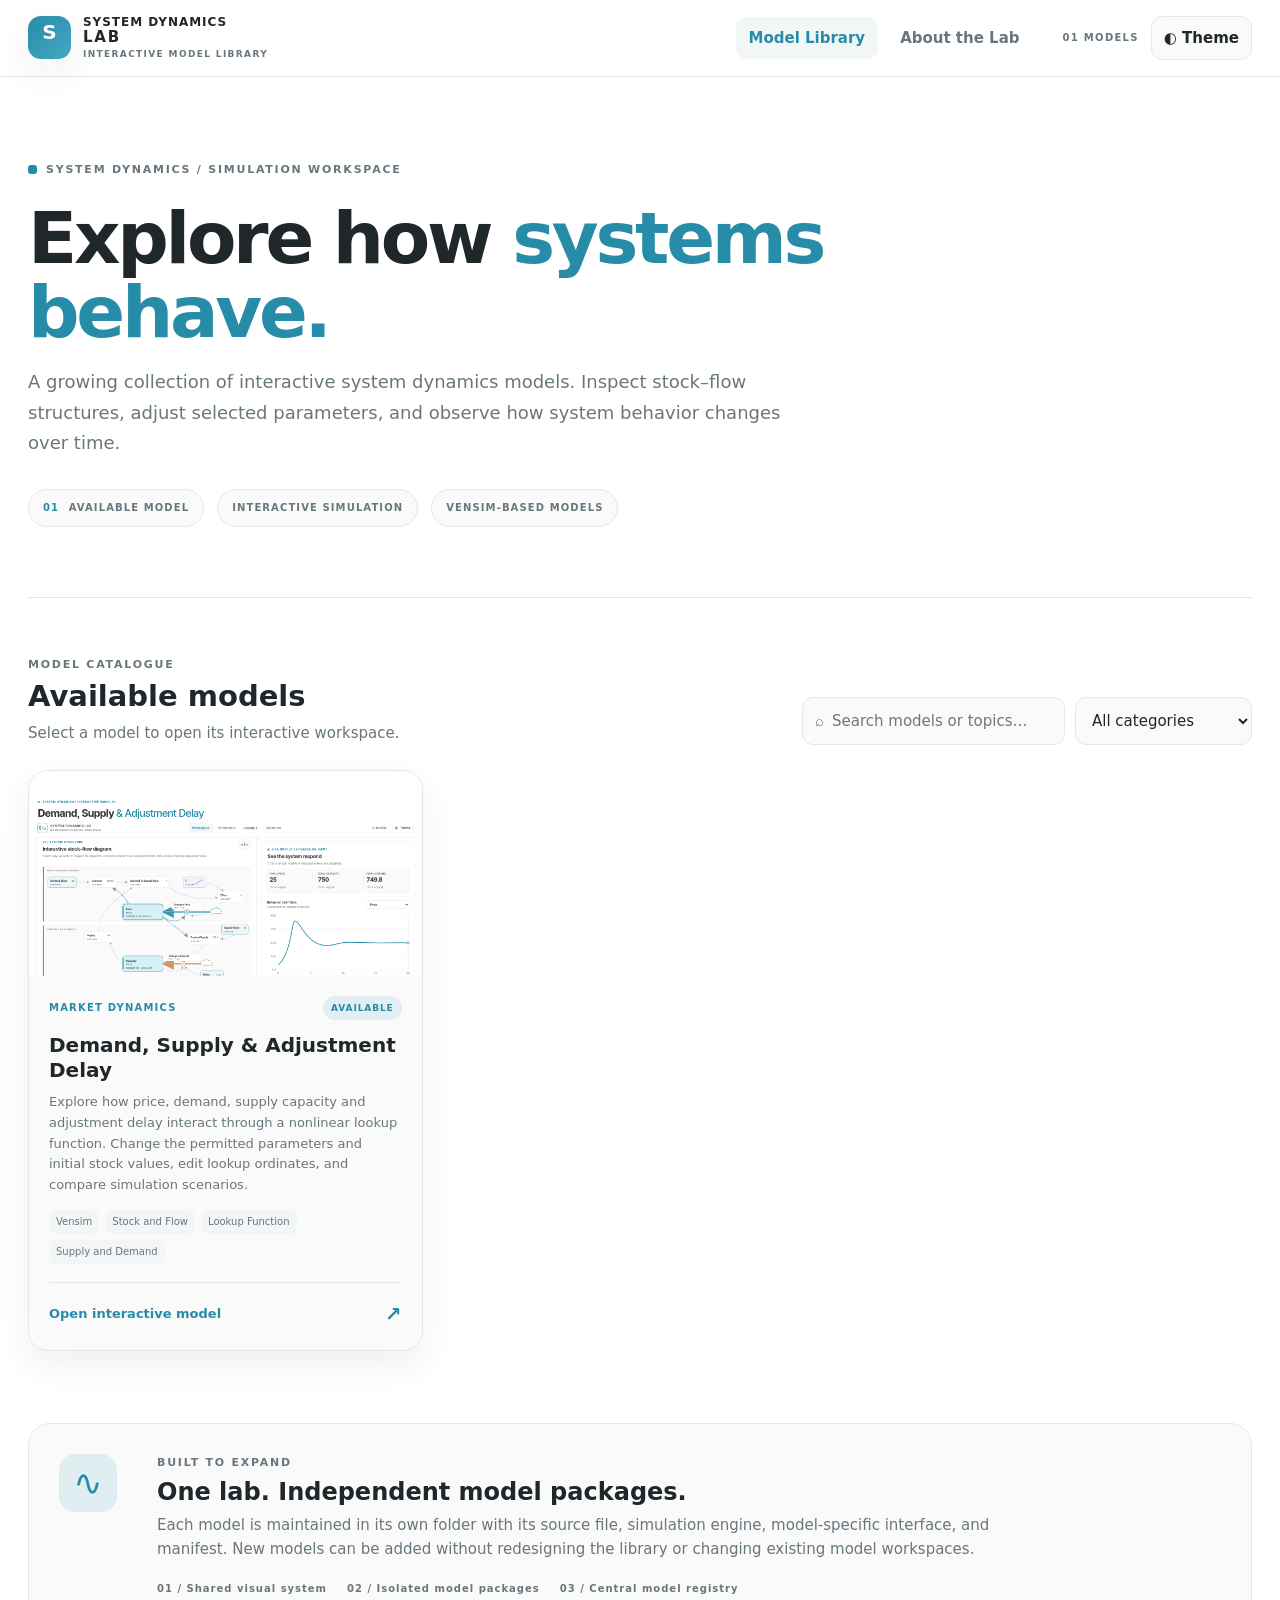
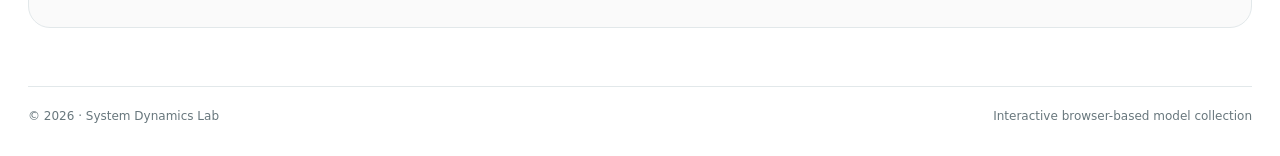
<file: index.html>
<!doctype html>
<html lang="en" data-theme="light">
<head>
<meta charset="utf-8"><meta name="viewport" content="width=device-width, initial-scale=1"><meta name="color-scheme" content="light dark">
<meta name="theme-color" content="#ffffff"><meta name="description" content="System Dynamics Lab — an interactive library of browser-based system dynamics models.">
<meta property="og:title" content="System Dynamics Lab — Model Library"><meta property="og:description" content="Explore interactive system dynamics models, change parameters, and inspect dynamic behavior."><meta property="og:type" content="website">
<title>System Dynamics Lab | Model Library</title>
<link rel="icon" href="./assets/favicon.svg" type="image/svg+xml"><link rel="stylesheet" href="./assets/library.css"><script defer src="./assets/library.js"></script>
</head>
<body>
<header class="site-header"><div class="header-inner">
<a class="brand" href="./"><span class="brand-mark">S<span>∿</span></span><span class="brand-copy">SYSTEM DYNAMICS <b>LAB</b><small>INTERACTIVE MODEL LIBRARY</small></span></a>
<nav><a class="active" href="./">Model Library</a><a href="#about">About the Lab</a></nav>
<div class="header-actions"><span class="model-count" id="modelCount">LOADING MODELS</span><button id="themeToggle" class="theme-toggle" type="button" aria-label="Toggle color theme">◐ <span>Theme</span></button></div>
</div></header>
<main class="container">
<section class="hero"><div class="eyebrow"><i></i> SYSTEM DYNAMICS / SIMULATION WORKSPACE</div><h1>Explore how <em>systems behave.</em></h1><p>A growing collection of interactive system dynamics models. Inspect stock–flow structures, adjust selected parameters, and observe how system behavior changes over time.</p>
<div class="hero-meta"><span><b id="availableCount">01</b> AVAILABLE MODEL</span><span>INTERACTIVE SIMULATION</span><span>VENSIM-BASED MODELS</span></div></section>
<section class="library-section" id="models"><div class="section-heading"><div><div class="section-kicker">MODEL CATALOGUE</div><h2>Available models</h2><p>Select a model to open its interactive workspace.</p></div><div class="filters"><label class="search"><span>⌕</span><input id="modelSearch" type="search" placeholder="Search models or topics…" aria-label="Search models"></label><select id="categoryFilter" aria-label="Filter by category"><option value="all">All categories</option></select></div></div>
<div class="model-grid" id="modelGrid"><div class="loading-card">Loading model registry…</div></div><div class="empty-state" id="emptyState" hidden>No models match this search.</div>
</section>
<section class="architecture" id="about"><div class="architecture-icon">∿</div><div><div class="section-kicker">BUILT TO EXPAND</div><h2>One lab. Independent model packages.</h2><p>Each model is maintained in its own folder with its source file, simulation engine, model-specific interface, and manifest. New models can be added without redesigning the library or changing existing model workspaces.</p><div class="architecture-points"><span>01 / Shared visual system</span><span>02 / Isolated model packages</span><span>03 / Central model registry</span></div></div></section>
<footer><span>© 2026 · System Dynamics Lab</span><span>Interactive browser-based model collection</span></footer>
</main><div class="toast" id="toast" role="status" aria-live="polite"></div>
</body></html>
</file>
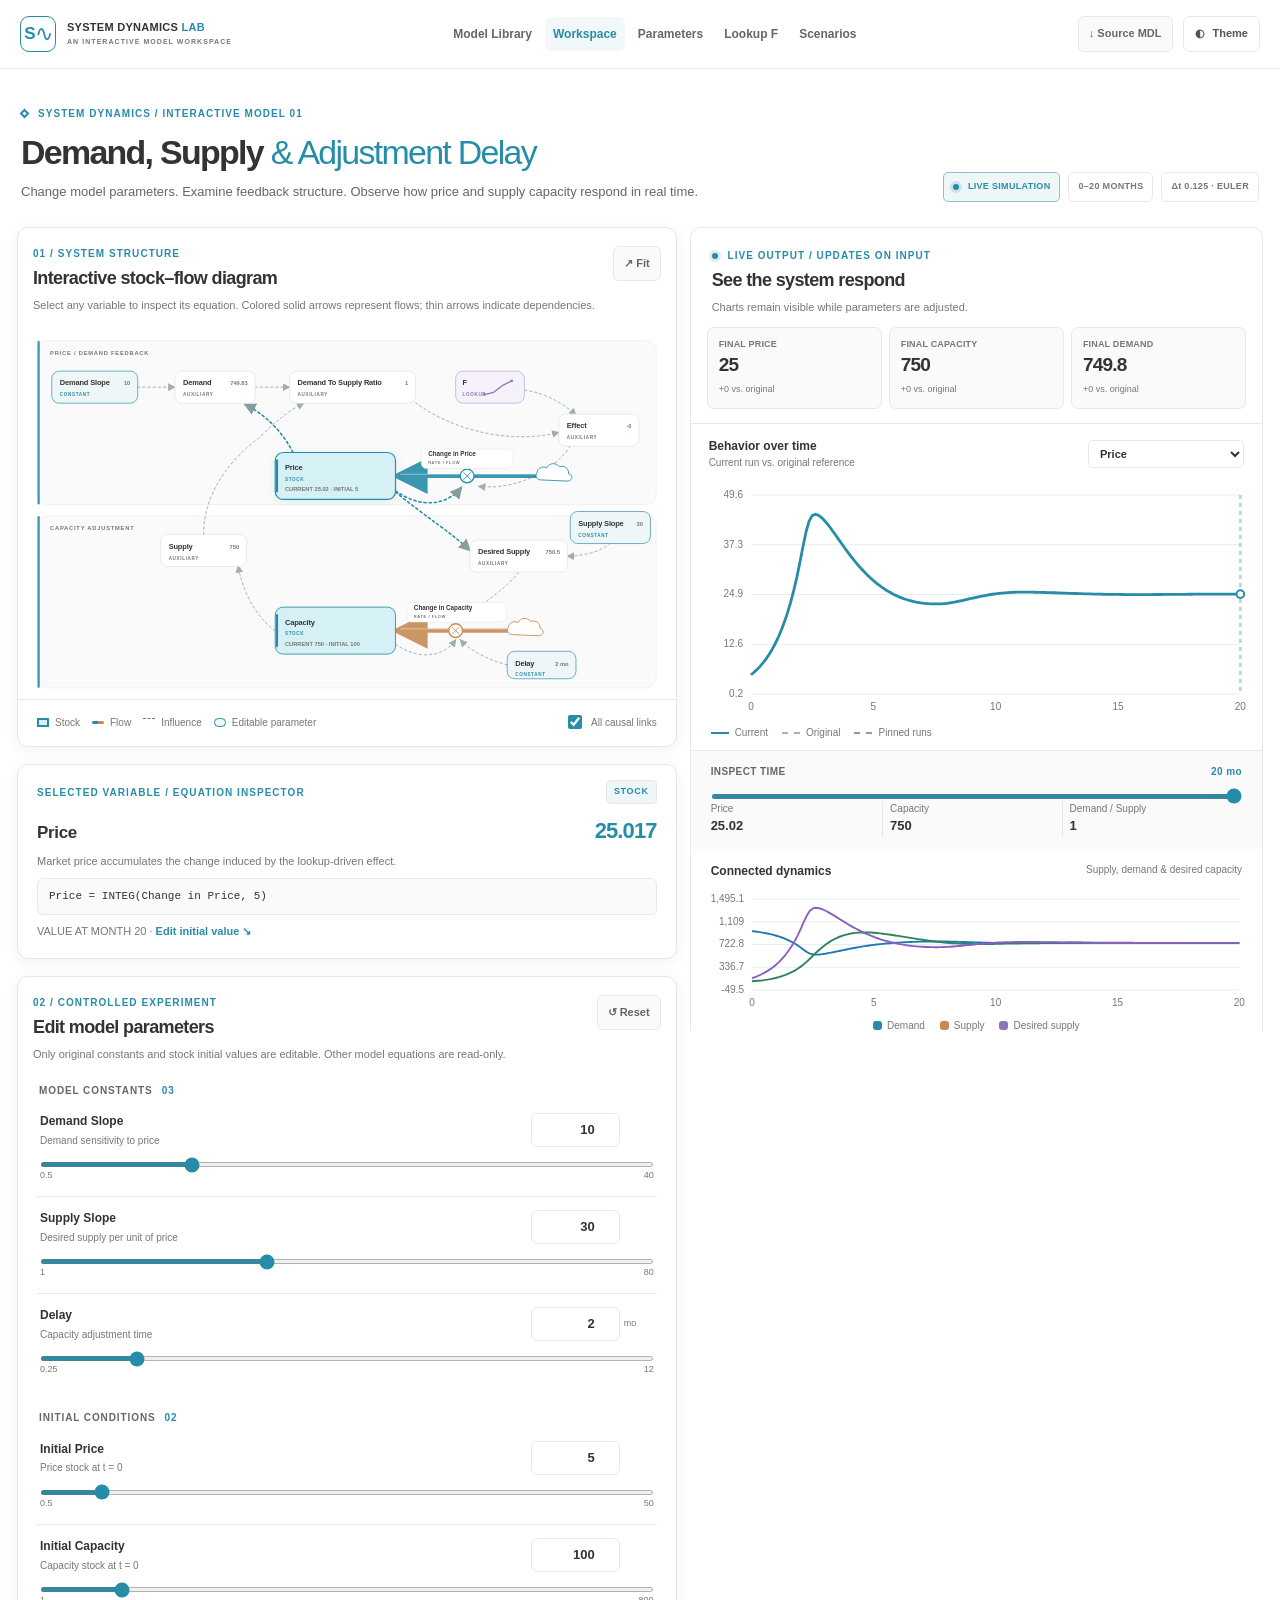
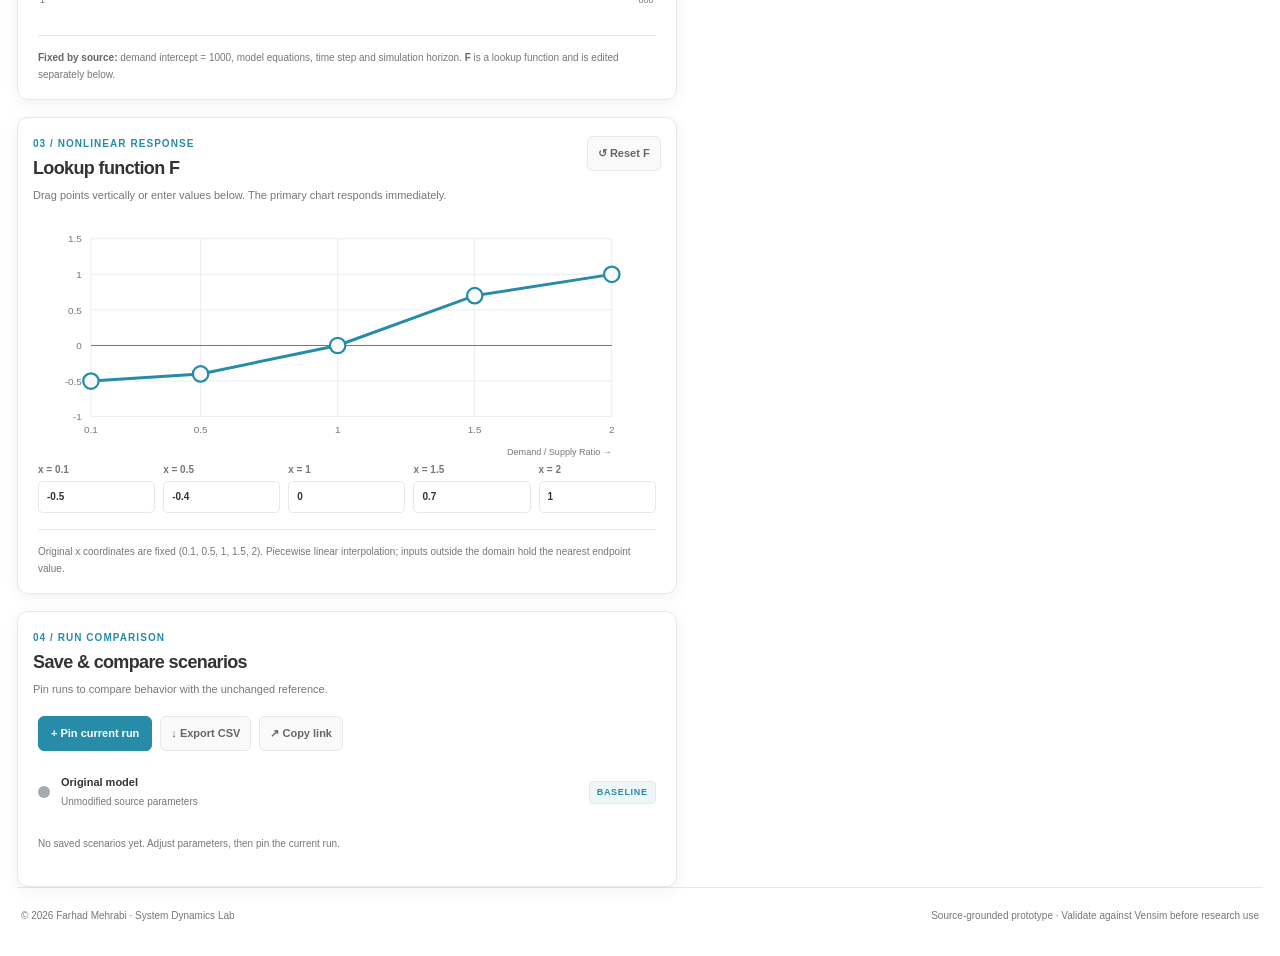
<file: models/demand-supply-delay/index.html>
<!DOCTYPE html>

<html data-theme="light" lang="en">
<head>
<meta charset="utf-8"/><meta content="width=device-width,initial-scale=1" name="viewport"/>
<meta content="light dark" name="color-scheme"/><meta content="#ffffff" name="theme-color"/>
<meta content="Explore price, demand and supply adjustment with interactive system dynamics, nonlinear lookup editing, and live simulation charts. System Dynamics Lab by Farhad Mehrabi." name="description"/>
<meta content="System Dynamics Lab — Demand, Supply &amp; Delay" property="og:title"/><meta content="A transparent, browser-based system dynamics lab by Farhad Mehrabi." property="og:description"/><meta content="website" property="og:type"/>
<title>System Dynamics Lab | Demand, Supply &amp; Delay</title>
<link href="[data-uri]" rel="icon" type="image/svg+xml"/>
<link rel="stylesheet" href="../../shared/style.css"></head>
<body>
<header class="topnav" id="topnav"><div class="nav-inner">
<a aria-label="System Dynamics Lab home" class="brand" href="../../index.html"><span class="brand-icon">S<span>∿</span></span><span class="brand-text">SYSTEM DYNAMICS <b>LAB</b><small>AN INTERACTIVE MODEL WORKSPACE</small></span></a>
<nav aria-label="Site navigation" class="toplinks"><a href="../../index.html">Model Library</a><a class="navactive" href="#workspace">Workspace</a><a href="#parameters">Parameters</a><a href="#lookup">Lookup F</a><a href="#experiments">Scenarios</a></nav>
<div class="topactions"><a class="small-btn" href="./source.mdl" download>↓ Source MDL</a><button aria-label="Switch light and dark mode" class="theme-button" id="themeToggle" type="button">◐ <span>Theme</span></button></div>
</div></header>
<main class="site-main" id="top">
<section class="headline"><div class="headline-left"><div class="eyebrow"><span class="eyebrow-square"></span> SYSTEM DYNAMICS / INTERACTIVE MODEL 01</div><h1>Demand, Supply <em>&amp; Adjustment Delay</em></h1><p>Change model parameters. Examine feedback structure. Observe how price and supply capacity respond in real time.</p></div><div class="headline-meta"><span class="status"><i></i> LIVE SIMULATION</span><span>0–20 MONTHS</span><span>Δt 0.125 · EULER</span></div></section>
<section class="workspace" id="workspace">
<div class="left-column">
<article class="panel diagram-panel"><div class="panel-head"><div><div class="section-index">01 / SYSTEM STRUCTURE</div><h2>Interactive stock–flow diagram</h2><p>Select any variable to inspect its equation. Colored solid arrows represent flows; thin arrows indicate dependencies.</p></div><button class="small-btn" id="diagramReset" type="button">↗ Fit</button></div>
<div class="diagram-canvas"><svg aria-label="Modern stock-and-flow diagram showing price feedback and capacity adjustment" id="structureDiagram" role="group" viewBox="0 0 1120 650"></svg></div>
<div class="diagram-footer"><div class="legend"><span><i class="legend-stock"></i> Stock</span><span><i class="legend-flow"></i> Flow</span><span><i class="legend-depend"></i> Influence</span><span><i class="legend-constant"></i> Editable parameter</span></div><label class="switchline"><input checked="" id="showAll" type="checkbox"/> All causal links</label></div>
</article>
<article class="panel inspect-panel"><div class="inspect-title"><div class="section-index">SELECTED VARIABLE / EQUATION INSPECTOR</div><span class="info-tag" id="inspectType">STOCK</span></div><div id="inspector"></div></article>
<article class="panel edit-panel" id="parameters"><div class="panel-head"><div><div class="section-index">02 / CONTROLLED EXPERIMENT</div><h2>Edit model parameters</h2><p>Only original constants and stock initial values are editable. Other model equations are read-only.</p></div><button class="small-btn" id="resetParams" type="button">↺ Reset</button></div>
<div class="param-group-title">MODEL CONSTANTS <span>03</span></div><div class="control-list" id="constControls"></div>
<div class="param-group-title lower-title">INITIAL CONDITIONS <span>02</span></div><div class="control-list" id="stockControls"></div>
<p class="controls-note"><b>Fixed by source:</b> demand intercept = 1000, model equations, time step and simulation horizon. <b>F</b> is a lookup function and is edited separately below.</p>
</article>
<article class="panel lookup-panel" id="lookup"><div class="panel-head"><div><div class="section-index">03 / NONLINEAR RESPONSE</div><h2>Lookup function F</h2><p>Drag points vertically or enter values below. The primary chart responds immediately.</p></div><button class="small-btn" id="resetLookup" type="button">↺ Reset F</button></div><div class="lookup-inner"><svg aria-label="Editable linear lookup function graph" id="lookupGraph" role="group" viewbox="0 0 660 270"></svg><div class="lookup-controls" id="lookupInputs"></div></div><p class="controls-note">Original x coordinates are fixed (0.1, 0.5, 1, 1.5, 2). Piecewise linear interpolation; inputs outside the domain hold the nearest endpoint value.</p></article>
<article class="panel scenarios-panel" id="experiments"><div class="panel-head"><div><div class="section-index">04 / RUN COMPARISON</div><h2>Save &amp; compare scenarios</h2><p>Pin runs to compare behavior with the unchanged reference.</p></div></div><div class="scenario-actions"><button class="primary-btn" id="saveRun" type="button">+ Pin current run</button><button class="small-btn" id="exportCsv" type="button">↓ Export CSV</button><button class="small-btn" id="shareLink" type="button">↗ Copy link</button></div><div class="scenario-rows" id="scenarioRows"></div></article>
</div>
<aside aria-label="Real-time simulation results" class="results-column"><div class="chart-sticky"><article class="panel result-panel"><div class="results-heading"><div class="section-index"><span class="live-dot"></span> LIVE OUTPUT / UPDATES ON INPUT</div><h2>See the system respond</h2><p>Charts remain visible while parameters are adjusted.</p></div>
<div class="kpis" id="kpiRow"></div>
<div class="chart-caption"><div><strong>Behavior over time</strong><span>Current run vs. original reference</span></div><select aria-label="Primary chart variable" id="primaryVariable"><option>Price</option><option>Capacity</option><option>Demand</option><option>Supply</option><option>Desired Supply</option><option>Change in Price</option><option>Change in Capacity</option><option>Demand To Supply Ratio</option><option>Effect</option></select></div>
<div class="plot-wrap"><canvas aria-label="Time series simulation chart" id="pricePlot" role="img"></canvas><div class="plot-tooltip" hidden="" id="chartTooltip"></div></div>
<div class="chart-key"><span><i class="curr"></i>Current</span><span><i class="base"></i>Original</span><span><i class="saved"></i>Pinned runs</span></div>
<div class="time-inspector"><div class="time-top"><label for="timeSlider">INSPECT TIME</label><output id="timeReadout">20.00 mo</output></div><input id="timeSlider" max="20" min="0" step=".125" type="range" value="20"/><div class="time-values" id="timeValues"></div></div>
<div class="secondary-heading"><strong>Connected dynamics</strong><span>Supply, demand &amp; desired capacity</span></div><div class="small-plot"><canvas aria-label="Comparison chart for supply demand and desired supply" id="relatedPlot" role="img"></canvas></div><div class="related-legend"><span><i style="background:#278ca8"></i>Demand</span><span><i style="background:#c68b54"></i>Supply</span><span><i style="background:#8b75b8"></i>Desired supply</span></div>
<div class="model-warnings" hidden="" id="modelWarnings"></div>
</article></div></aside>
</section>

<footer><span>© 2026 Farhad Mehrabi · System Dynamics Lab</span><span>Source-grounded prototype · Validate against Vensim before research use</span></footer>
</main>
<div aria-live="polite" class="toast" id="toast" role="status"></div>


<script defer src="./engine.js"></script><script defer src="./app.js"></script></body></html>
</file>
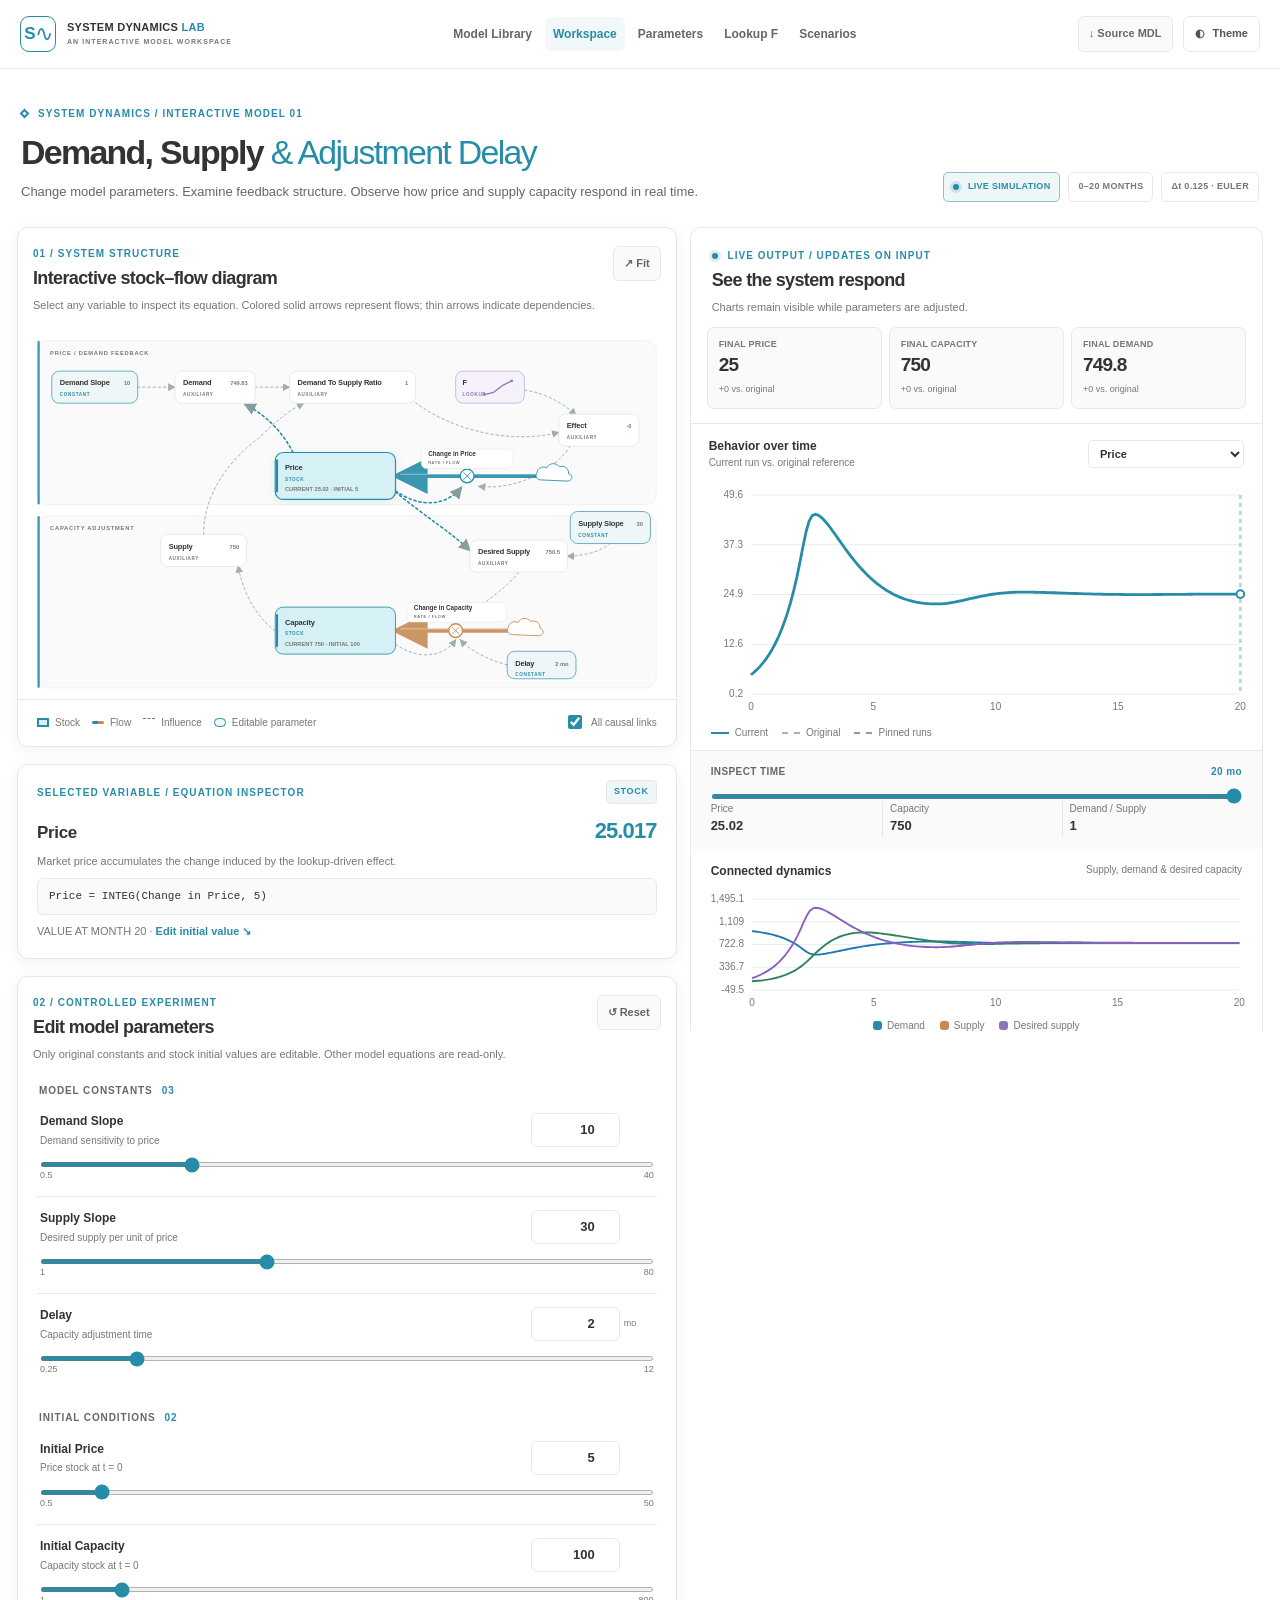
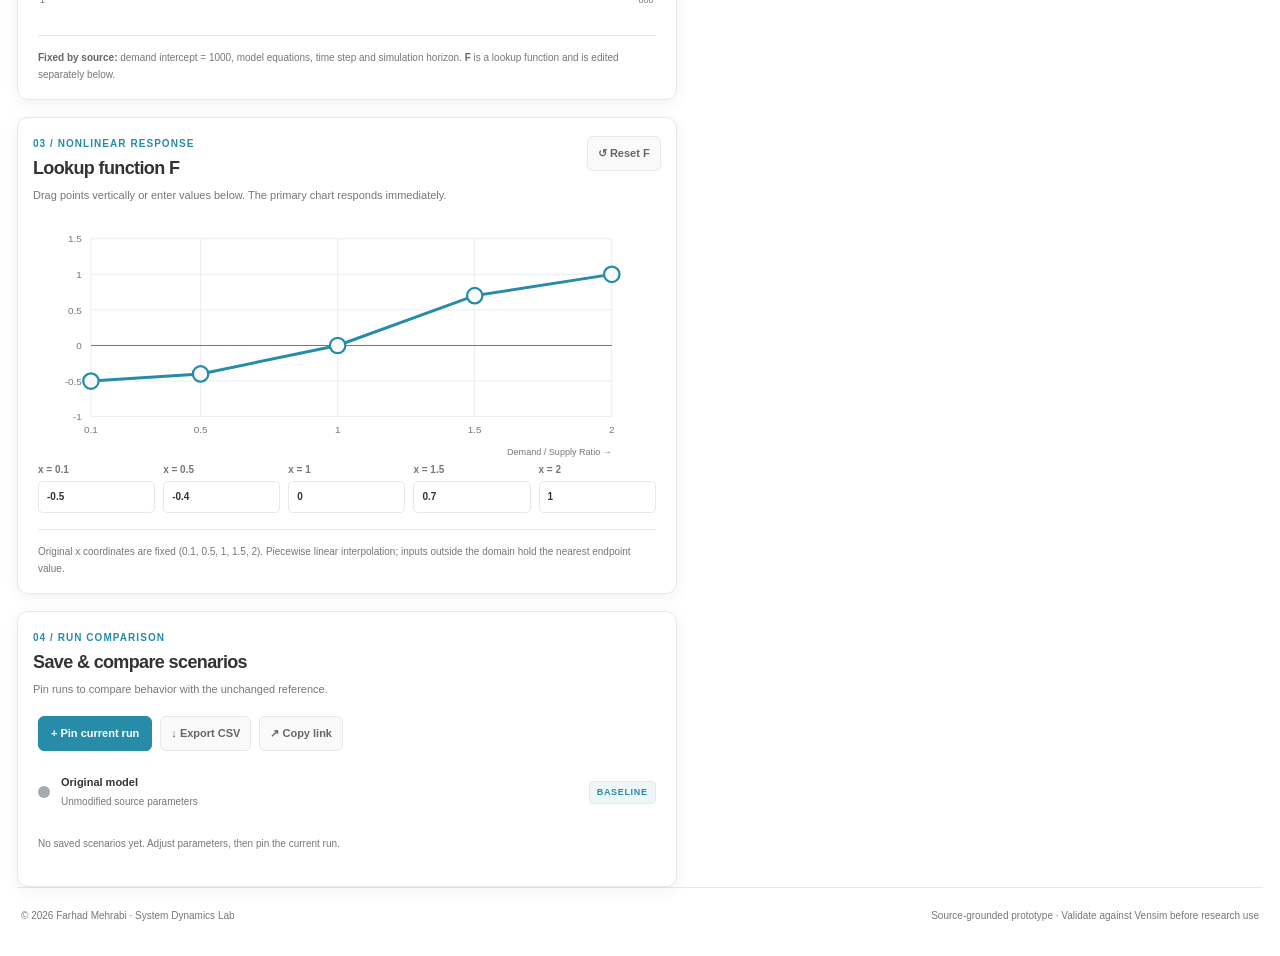
<file: downloads/System_Dynamics_Lab_Standalone.html>
<!DOCTYPE html>

<html data-theme="light" lang="en">
<head>
<meta charset="utf-8"/><meta content="width=device-width,initial-scale=1" name="viewport"/>
<meta content="light dark" name="color-scheme"/><meta content="#ffffff" name="theme-color"/>
<meta content="Explore price, demand and supply adjustment with interactive system dynamics, nonlinear lookup editing, and live simulation charts. System Dynamics Lab by Farhad Mehrabi." name="description"/>
<meta content="System Dynamics Lab — Demand, Supply &amp; Delay" property="og:title"/><meta content="A transparent, browser-based system dynamics lab by Farhad Mehrabi." property="og:description"/><meta content="website" property="og:type"/>
<title>System Dynamics Lab | Demand, Supply &amp; Delay</title>
<link href="[data-uri]" rel="icon" type="image/svg+xml"/>
<style>

/* Original website visual identity retained for System Dynamics Lab. */
:root{--page-bg:#fff;--surface:#fafafa;--surface-hover:#f2f8f9;--surface-accent:#eef6f8;--heading:#333;--heading-strong:#222;--text:#555;--text-soft:#666;--text-muted:#777;--border:#e8e8e8;--accent:#278ca8;--accent-hover:#1f7188;--focus-ring:rgba(39,140,168,.35);--card-shadow:rgba(0,0,0,.06);--stock:#d6f1f5;--stock-edge:#278ca8;--chart-grid:#e8edef;--canvas:#fff;--muted-ink:#a3adb1;--risk:#9c6629;--risk-bg:#fff8ed;--header-h:69px}
html[data-theme=dark]{--page-bg:#111416;--surface:#181c1f;--surface-hover:#1d292e;--surface-accent:#183038;--heading:#e6eaec;--heading-strong:#f0f3f4;--text:#c6ced2;--text-soft:#aeb8bd;--text-muted:#8f9aa0;--border:#2b3338;--accent:#45a7c2;--accent-hover:#68bdd2;--focus-ring:rgba(69,167,194,.45);--card-shadow:rgba(0,0,0,.28);--stock:#213d46;--stock-edge:#45a7c2;--chart-grid:#273136;--canvas:#181c1f;--muted-ink:#839298;--risk:#e1b178;--risk-bg:#2c241a}
*{box-sizing:border-box}html{scroll-behavior:smooth;scroll-padding-top:90px}body{margin:0;background:var(--page-bg);color:var(--text);font-family:Inter,-apple-system,BlinkMacSystemFont,"Segoe UI",Arial,sans-serif;font-size:13px;line-height:1.55;font-weight:400}button,input,select{font:inherit}button{cursor:pointer}a{color:var(--accent);text-decoration:none}a:hover{color:var(--accent-hover)}button:focus-visible,input:focus-visible,select:focus-visible,a:focus-visible{outline:3px solid var(--focus-ring);outline-offset:3px}h1,h2,h3,p{margin-top:0}h1,h2,h3{color:var(--heading);letter-spacing:-.035em}h2{font-weight:660;font-size:18px;margin:0 0 4px}.topnav{height:var(--header-h);position:sticky;top:0;z-index:30;background:color-mix(in srgb,var(--page-bg),transparent 5%);backdrop-filter:blur(18px);border-bottom:1px solid var(--border)}.nav-inner{height:100%;width:100%;max-width:1900px;margin:auto;padding:0 31px;display:flex;align-items:center;gap:26px}.brand{display:flex;align-items:center;gap:11px;flex-shrink:0;color:var(--heading)!important}.brand-icon{width:36px;height:36px;display:flex;align-items:center;justify-content:center;border:1.5px solid var(--accent);border-radius:9px;color:var(--accent);font-size:17px;font-weight:850;letter-spacing:-.08em}.brand-icon span{font-size:22px;margin-left:1px;font-weight:400}.brand-text{line-height:1.18;letter-spacing:.025em;font-size:12px;font-weight:550;white-space:nowrap}.brand-text b{color:var(--accent);font-weight:750}.brand-text small{display:block;letter-spacing:.15em;font-size:8px;margin-top:4px;color:var(--text-muted);font-weight:700}.toplinks{display:flex;align-items:center;justify-content:center;gap:5px;flex:1}.toplinks a{padding:10px 12px;color:var(--text-soft);font-weight:550;white-space:nowrap;border-radius:6px;font-size:12px}.toplinks a:hover,.toplinks a.navactive{background:var(--surface-hover);color:var(--accent)}.topactions{display:flex;align-items:center;gap:10px}.model-count{font-size:10px;font-weight:750;letter-spacing:.09em;color:var(--text-muted);padding-right:7px;border-right:1px solid var(--border);white-space:nowrap}.theme-button{display:inline-flex;align-items:center;justify-content:center;gap:8px;border:1px solid var(--border);background:var(--page-bg);padding:8px 11px;border-radius:7px;font-weight:650;color:var(--text);font-size:11px;white-space:nowrap}.theme-button:hover{border-color:var(--accent);color:var(--accent)}.site-main{max-width:1900px;margin:auto;padding:0 28px}.headline{display:flex;justify-content:space-between;gap:30px;align-items:end;padding:37px 4px 25px}.eyebrow,.section-index{font-size:10px;letter-spacing:.105em;font-weight:770;color:var(--accent);line-height:1.5}.eyebrow{display:flex;gap:10px;align-items:center;margin-bottom:12px}.eyebrow-square{display:inline-block;width:7px;height:7px;border:2px solid var(--accent);transform:rotate(45deg)}h1{font-weight:690;font-size:clamp(24px,2.65vw,40px);line-height:1.12;letter-spacing:-.05em;margin-bottom:11px}h1 em{font-style:normal;color:var(--accent);font-weight:510}.headline p{max-width:740px;color:var(--text-soft);font-size:13px;margin:0}.headline-meta{display:flex;gap:8px;flex-wrap:wrap;justify-content:flex-end;max-width:350px}.headline-meta span{font-weight:700;letter-spacing:.035em;color:var(--text-muted);font-size:9px;border:1px solid var(--border);padding:7px 9px;border-radius:5px;white-space:nowrap}.headline-meta span.status{color:var(--accent);border-color:color-mix(in srgb,var(--accent),var(--border) 55%);background:var(--surface-accent)}.status i,.live-dot{width:6px;height:6px;border-radius:50%;display:inline-block;background:var(--accent);margin-right:6px;vertical-align:middle;box-shadow:0 0 0 3px color-mix(in srgb,var(--accent),transparent 83%)}.workspace{display:grid;grid-template-columns:minmax(0,1.18fr) minmax(385px,.82fr);align-items:start;gap:18px}.left-column{display:flex;flex-direction:column;gap:17px;min-width:0}.results-column{min-width:0;align-self:stretch}.chart-sticky{position:sticky;top:calc(var(--header-h) + 15px);max-height:calc(100vh - var(--header-h) - 27px);overflow-y:auto;scrollbar-width:thin;overscroll-behavior:contain}.panel{border:1px solid var(--border);background:var(--page-bg);border-radius:11px;box-shadow:0 3px 15px var(--card-shadow);overflow:hidden}.panel-head{display:flex;justify-content:space-between;align-items:start;gap:15px;padding:20px 21px 11px}.panel-head .section-index{margin-bottom:4px}.panel-head p{color:var(--text-muted);font-size:11px;line-height:1.55;margin:0}.small-btn{display:inline-flex;align-items:center;justify-content:center;gap:6px;white-space:nowrap;border:1px solid var(--border);background:var(--surface);border-radius:6px;padding:8px 10px;font-weight:650;color:var(--text-soft);font-size:11px}.small-btn:hover{color:var(--accent);border-color:var(--accent);background:var(--surface-hover)}.diagram-canvas{padding:0 15px 0;min-height:300px}.diagram-canvas svg{display:block;width:100%;height:auto;max-height:485px;overflow:visible}.diagram-footer{border-top:1px solid var(--border);padding:12px 19px 14px;display:flex;gap:10px;justify-content:space-between;align-items:center}.legend{display:flex;gap:12px;flex-wrap:wrap}.legend span,.switchline{font-size:10px;color:var(--text-muted);white-space:nowrap;display:inline-flex;align-items:center;gap:6px}.legend i{width:12px;height:9px;display:inline-block;vertical-align:middle}.legend-stock{border:2px solid var(--accent);background:var(--stock)}.legend-flow{height:3px!important;border:0!important;border-radius:3px;background:linear-gradient(90deg,var(--diagram-price-flow) 0 50%,var(--diagram-capacity-flow) 50% 100%)}.legend-depend{border-top:1.5px dashed var(--text-muted)}.legend-constant{border:1px solid var(--accent);background:var(--surface-accent);border-radius:100px}.switchline input{accent-color:var(--accent);width:14px;height:14px}.inspect-panel{padding:15px 19px 18px}.inspect-title{display:flex;justify-content:space-between;align-items:center;margin-bottom:10px}.info-tag{font-size:9px;font-weight:800;letter-spacing:.075em;padding:4px 7px;color:var(--accent);border:1px solid var(--border);background:var(--surface-accent);border-radius:4px}.inspect-first{display:flex;align-items:baseline;justify-content:space-between;gap:12px}.inspect-first h3{font-size:17px;letter-spacing:-.02em;margin:0 0 3px;font-weight:680}.inspect-first .inspect-number{font-size:22px;font-weight:740;color:var(--accent);letter-spacing:-.04em;font-variant-numeric:tabular-nums}.inspect-description{font-size:11px;color:var(--text-muted);margin:3px 0 8px}.equation{background:var(--surface);border:1px solid var(--border);border-radius:6px;padding:9px 11px;color:var(--heading);font-family:"SFMono-Regular",Consolas,monospace;font-size:11px;line-height:1.55;overflow:auto;white-space:pre-wrap;overflow-wrap:anywhere}.inspector-foot{margin-top:8px;font-size:11px;color:var(--text-muted)}.inspect-link{border:0;color:var(--accent);font-size:11px;background:none;font-weight:650;padding:0;cursor:pointer}.edit-panel,.lookup-panel,.scenarios-panel{scroll-margin-top:85px}.param-group-title{margin:9px 21px 2px;display:flex;gap:9px;color:var(--text-soft);letter-spacing:.09em;font-weight:780;font-size:10px}.param-group-title span{font-size:10px;color:var(--accent)}.param-group-title.lower-title{margin-top:20px}.control-list{padding:0 19px}.control-item{padding:12px 3px 13px;border-bottom:1px solid var(--border)}.control-item:last-child{border:0}.control-top{display:flex;gap:14px;justify-content:space-between;align-items:center}.control-label{min-width:0;display:block}.control-label strong{font-size:12px;color:var(--heading);font-weight:680;display:block}.control-label small{font-size:10px;color:var(--text-muted);display:block;margin-top:2px}.number-wrap{display:flex;align-items:center;gap:4px}.number-wrap input{background:var(--page-bg);color:var(--heading);width:89px;border:1px solid var(--border);border-radius:6px;padding:6px 9px;text-align:right;outline-offset:2px;font-weight:700;font-variant-numeric:tabular-nums}.number-wrap small{font-size:9px;color:var(--text-muted);min-width:30px}.control-item input[type=range],.time-inspector input[type=range]{display:block;width:100%;height:5px;margin:14px 0 2px;accent-color:var(--accent);cursor:pointer}.range-minmax{display:flex;justify-content:space-between;font-size:9px;color:var(--text-muted);font-variant-numeric:tabular-nums}.controls-note{color:var(--text-muted);border-top:1px solid var(--border);margin:14px 20px 0;padding:13px 0 16px;font-size:10px;line-height:1.7}.controls-note b{color:var(--text-soft)}.lookup-inner{padding:2px 20px 0}.lookup-inner svg{width:100%;display:block;max-height:245px;touch-action:none}.lookup-controls{display:grid;grid-template-columns:repeat(5,1fr);gap:8px}.lookup-controls label{color:var(--text-muted);font-size:10px;font-weight:650}.lookup-controls input{width:100%;padding:7px 8px;border:1px solid var(--border);border-radius:5px;background:var(--page-bg);color:var(--heading);font-weight:690;margin-top:4px}.lookup-panel .controls-note{margin-top:16px}.scenario-actions{display:flex;gap:8px;padding:7px 20px 12px;flex-wrap:wrap}.primary-btn{border:1px solid var(--accent);border-radius:6px;background:var(--accent);color:white;padding:8px 12px;font-weight:700;font-size:11px}.primary-btn:hover{background:var(--accent-hover)}.scenario-rows{padding:0 20px 18px}.scenario-row{padding:11px 0;border-top:1px solid var(--border);display:flex;align-items:center;gap:11px}.scenario-row:first-child{border-top:0}.scenario-dot{width:12px;height:12px;border-radius:50%;flex:0 0 12px}.scenario-label{flex:1;min-width:0}.scenario-label strong{color:var(--heading);display:block;font-size:11px}.scenario-label small{color:var(--text-muted);font-size:10px}.scenario-remove{border:0;background:none;color:var(--text-muted);cursor:pointer;font-size:10px}.scenario-remove:hover{color:#d45d57}.result-panel{padding-bottom:13px}.results-heading{padding:20px 21px 11px}.results-heading .section-index{margin-bottom:4px}.results-heading p{font-size:11px;color:var(--text-muted);margin:0}.kpis{display:grid;grid-template-columns:repeat(3,1fr);gap:7px;padding:0 16px 14px}.kpi{background:var(--surface);border:1px solid var(--border);padding:10px 11px;border-radius:7px;min-width:0}.kpi span{font-size:9px;color:var(--text-muted);display:block;font-weight:650;letter-spacing:.02em;white-space:nowrap}.kpi b{display:block;font-size:22px;line-height:1.35;color:var(--heading);font-weight:730;letter-spacing:-.04em;font-variant-numeric:tabular-nums}.kpi small{color:var(--text-muted);font-size:9px}.chart-caption{border-top:1px solid var(--border);display:flex;align-items:center;justify-content:space-between;gap:8px;padding:13px 18px 6px}.chart-caption strong,.secondary-heading strong{font-size:12px;color:var(--heading);display:block}.chart-caption span,.secondary-heading span{display:block;color:var(--text-muted);font-size:10px}.chart-caption select{max-width:156px;border:1px solid var(--border);background:var(--page-bg);color:var(--heading);border-radius:5px;padding:6px 7px;font-size:11px;font-weight:600}.plot-wrap{position:relative;margin:0 7px}.plot-wrap canvas{display:block;width:100%;height:245px;touch-action:pan-y}.plot-tooltip{position:absolute;z-index:2;background:var(--heading);color:var(--page-bg);padding:6px 9px;border-radius:5px;font-size:10px;pointer-events:none;white-space:nowrap;box-shadow:0 4px 14px var(--card-shadow)}.chart-key{padding:3px 20px 10px;display:flex;gap:14px;flex-wrap:wrap}.chart-key span{display:inline-flex;align-items:center;gap:6px;font-size:10px;color:var(--text-muted)}.chart-key i{display:inline-block;width:18px;height:0;border-top:2px solid var(--accent)}.chart-key .base{border-color:#a5b2b7;border-top-style:dashed}.chart-key .saved{border-color:#b783ba;border-top-style:dashed}.time-inspector{padding:13px 20px 12px;border-top:1px solid var(--border);background:var(--surface)}.time-top{display:flex;justify-content:space-between;align-items:center;font-size:10px;letter-spacing:.04em;font-weight:730;color:var(--text-soft)}.time-top output{font-variant-numeric:tabular-nums;color:var(--accent)}.time-inspector input{margin:12px 0}.time-values{display:grid;grid-template-columns:repeat(3,1fr);gap:7px}.time-values>div{font-size:10px;color:var(--text-muted);border-right:1px solid var(--border)}.time-values>div:last-child{border:0}.time-values b{display:block;color:var(--heading);font-size:13px}.secondary-heading{padding:13px 20px 1px;display:flex;justify-content:space-between;gap:8px}.small-plot{padding:0 8px}.small-plot canvas{display:block;width:100%;height:137px}.related-legend{display:flex;justify-content:center;gap:15px;font-size:10px;color:var(--text-muted)}.related-legend span{display:flex;align-items:center;gap:5px}.related-legend i{width:9px;height:9px;border-radius:3px;display:inline-block}.model-warnings{margin:12px 16px 0;padding:9px 12px;border:1px solid color-mix(in srgb,var(--risk),transparent 70%);background:var(--risk-bg);color:var(--risk);border-radius:6px;font-size:10px;line-height:1.5}.provenance{padding:25px 4px 25px;margin-top:24px;border-top:1px solid var(--border)}.provenance h2{margin:9px 0;font-size:22px}.method-layout{display:flex;justify-content:space-between;gap:40px;align-items:start}.method-layout p{max-width:800px;font-size:12px;color:var(--text-soft);line-height:1.8;margin-bottom:8px}.method-note{font-style:italic;color:var(--text-muted)!important}.source-links{display:flex;flex-direction:column;gap:7px;flex:0 0 230px}.source-links a{justify-content:start}code{font-family:Consolas,monospace;font-size:11px;background:var(--surface);border:1px solid var(--border);padding:2px 4px;border-radius:3px}footer{border-top:1px solid var(--border);padding:20px 4px 32px;display:flex;justify-content:space-between;gap:15px;color:var(--text-muted);font-size:10px}.toast{position:fixed;bottom:22px;left:50%;transform:translateX(-50%) translateY(12px);background:var(--heading);color:var(--page-bg);font-size:12px;padding:10px 16px;border-radius:8px;opacity:0;transition:opacity .2s,transform .2s;pointer-events:none;z-index:70}.toast.show{opacity:1;transform:translateX(-50%) translateY(0)}.node{cursor:pointer;outline:none}.node rect,.node circle,.node path.node-outline{transition:fill .13s,stroke .13s}.node:hover .node-outline,.node.selected .node-outline{stroke-width:2.9!important;filter:drop-shadow(0 2px 5px rgba(39,140,168,.15))}.node:focus-visible .node-outline{stroke-width:3.2!important}.diagram-edge{transition:opacity .18s,stroke-width .18s}.diagram-edge.dim{opacity:.13}.diagram-edge.hot{stroke-width:2.7!important;opacity:1}.node.dim{opacity:.28}.node text{pointer-events:none}.lookup-dot{cursor:ns-resize;touch-action:none}.lookup-dot:hover{stroke-width:4}
@media(max-width:1280px){.nav-inner{padding:0 20px;gap:13px}.toplinks a{padding:8px 8px}.site-main{padding:0 17px}.workspace{grid-template-columns:minmax(0,1.07fr) minmax(360px,.93fr);gap:13px}.kpi b{font-size:19px}.brand-text{font-size:11px}.brand-text small{font-size:7px}.panel-head{padding:18px 15px 11px}}
@media(max-width:1000px){:root{--header-h:63px}.brand-text small{display:none}.toplinks{gap:0}.toplinks a{font-size:11px;padding:8px}.model-count{display:none}.workspace{grid-template-columns:minmax(0,1fr)}.results-column{grid-row:1}.chart-sticky{position:static;max-height:none;overflow:visible}.result-panel{display:grid;grid-template-columns:1fr 1fr}.results-heading,.kpis,.chart-caption,.plot-wrap,.chart-key,.time-inspector,.secondary-heading,.small-plot,.related-legend,.model-warnings{grid-column:span 2}.plot-wrap canvas{height:260px}.small-plot canvas{height:145px}.diagram-canvas svg{max-height:500px}.headline{padding:27px 0 18px}.headline-meta{max-width:230px}}
@media(max-width:700px){.nav-inner{padding:0 12px;gap:7px;flex-wrap:wrap;align-content:center}.topnav{height:98px}.brand-icon{width:30px;height:30px;font-size:13px}.brand{gap:7px}.brand-text{font-size:10px}.topactions{margin-left:auto}.theme-button{padding:7px 8px}.toplinks{order:3;flex-basis:100%;justify-content:space-between;overflow:auto}.toplinks a{padding:7px 4px;font-size:10px}.site-main{padding:0 11px}.headline{flex-direction:column;gap:12px;align-items:start}.headline h1{font-size:26px}.headline-meta{max-width:none;justify-content:flex-start}.headline-meta span{font-size:8px}.panel-head{padding:17px 14px 9px}.diagram-canvas{padding:0 3px;min-height:190px;overflow-x:auto;overflow-y:hidden;scrollbar-width:thin}.diagram-canvas svg{min-width:650px;max-height:none}.diagram-canvas.fitted svg{min-width:100%}.diagram-footer{padding:11px;flex-wrap:wrap;gap:7px}.legend{gap:8px}.legend span{font-size:9px}.panel-head p{font-size:10px}.result-panel{display:block}.plot-wrap canvas{height:230px}.small-plot canvas{height:138px}.chart-caption{padding:13px 12px 5px}.time-values{gap:4px}.kpis{padding:0 9px 12px}.kpi{padding:8px}.kpi b{font-size:18px}.lookup-inner{padding:0 10px}.lookup-controls{gap:4px}.lookup-controls input{font-size:11px;padding:6px 4px}.source-links{flex:none;width:100%}.method-layout{display:block}.source-links{margin-top:16px}.provenance{padding-top:24px}.controls-note{margin-left:13px;margin-right:13px}.control-list{padding:0 12px}.scenario-actions,.scenario-rows{padding-left:12px;padding-right:12px}footer{flex-direction:column;gap:5px}html{scroll-padding-top:120px}.edit-panel,.lookup-panel,.scenarios-panel{scroll-margin-top:120px}}
@media(prefers-reduced-motion:reduce){html{scroll-behavior:auto}*,*::before,*::after{transition:none!important}}



/* Modern system-dynamics notation — retains the original Explorer visual identity. */
:root{
 --diagram-lane:var(--surface);
 --diagram-lane-edge:var(--border);
 --diagram-aux-fill:var(--page-bg);
 --diagram-aux-edge:#d8e3e7;
 --diagram-param-fill:var(--surface-accent);
 --diagram-param-edge:var(--accent);
 --diagram-lookup-fill:#f5f1fa;
 --diagram-lookup-edge:#b6a3d2;
 --diagram-stock-fill:var(--stock);
 --diagram-stock-edge:var(--stock-edge);
 --diagram-price-flow:#278ca8;
 --diagram-capacity-flow:#c68b54;
 --diagram-causal:#8a9aa1;
 --diagram-muted:var(--text-muted);
}
html[data-theme=dark]{
 --diagram-aux-edge:#34454b;
 --diagram-lookup-fill:#292333;
 --diagram-lookup-edge:#8b75b8;
 --diagram-causal:#7e939a;
}
.diagram-canvas{padding:2px 8px 0;min-height:0}
.diagram-canvas svg{display:block;width:100%;height:auto;max-height:none;overflow:visible}
.diagram-lane{fill:var(--diagram-lane);stroke:var(--diagram-lane-edge);stroke-width:1}
.diagram-lane-accent{fill:var(--accent);opacity:.9}
.diagram-lane-label{font:700 10px Inter,Arial,sans-serif;letter-spacing:1.4px;fill:var(--text-muted)}
.diagram-edge{fill:none;stroke:var(--diagram-causal);stroke-width:1.7;stroke-dasharray:4 5;stroke-linecap:round;opacity:.8;transition:opacity .18s,stroke-width .18s}
.diagram-edge.hot{stroke:var(--accent);stroke-width:2.4;opacity:1}
.diagram-edge.dim{opacity:.12}
.node{cursor:pointer;outline:none;transition:opacity .16s}
.node.dim{opacity:.24}
.node-outline{stroke-width:1.15;transition:stroke .15s,filter .15s,fill .15s}
.node:hover .node-outline,.node.selected .node-outline{stroke:var(--accent)!important;stroke-width:2!important;filter:drop-shadow(0 3px 7px rgba(39,140,168,.13))}
.node:focus-visible .node-outline{stroke:var(--accent)!important;stroke-width:2.5!important}
.node-kicker{font:750 8px Inter,Arial,sans-serif;letter-spacing:1.15px;fill:var(--text-muted)}
.node-label{font:680 13px Inter,Arial,sans-serif;fill:var(--heading);letter-spacing:-.02em}
.node-value{font:650 10px Inter,Arial,sans-serif;fill:var(--text-muted);font-variant-numeric:tabular-nums}
.node-kind-aux .node-outline{fill:var(--diagram-aux-fill);stroke:var(--diagram-aux-edge)}
.node-kind-parameter .node-outline{fill:var(--diagram-param-fill);stroke:var(--diagram-param-edge)}
.node-kind-parameter .node-kicker{fill:var(--accent)}
.node-kind-lookup .node-outline{fill:var(--diagram-lookup-fill);stroke:var(--diagram-lookup-edge)}
.node-kind-lookup .node-kicker{fill:#8b75b8}
.node-kind-stock .node-outline{fill:var(--diagram-stock-fill);stroke:var(--diagram-stock-edge);stroke-width:1.5}
.node-kind-stock .node-kicker{fill:var(--accent)}
.node-kind-flow .flow-pipe{fill:none;stroke-width:7;stroke-linecap:round;opacity:.9}
.node-kind-flow .flow-pipe-highlight{fill:none;stroke:#fff;stroke-width:1.2;stroke-linecap:round;opacity:.62}
.flow-cloud{fill:var(--page-bg);stroke-width:1.5}
.flow-valve-ring{fill:var(--page-bg);stroke-width:2.2}
.flow-valve-mark{fill:none;stroke-width:1.5;stroke-linejoin:round;stroke-linecap:round}
.flow-pill{fill:var(--page-bg);stroke:var(--border);stroke-width:1}
.flow-pill-kicker{font:750 7px Inter,Arial,sans-serif;letter-spacing:1px;fill:var(--text-muted)}
.flow-pill-label{font:700 11px Inter,Arial,sans-serif;fill:var(--heading)}
.flow-node-price .flow-pipe,.flow-node-price .flow-cloud,.flow-node-price .flow-valve-ring{stroke:var(--diagram-price-flow)}
.flow-node-price .flow-pipe{stroke:var(--diagram-price-flow)}
.flow-node-price .flow-valve-mark{stroke:var(--diagram-price-flow)}
.flow-node-capacity .flow-pipe,.flow-node-capacity .flow-cloud,.flow-node-capacity .flow-valve-ring{stroke:var(--diagram-capacity-flow)}
.flow-node-capacity .flow-pipe{stroke:var(--diagram-capacity-flow)}
.flow-node-capacity .flow-valve-mark{stroke:var(--diagram-capacity-flow)}
.node.selected .flow-pill,.node:hover .flow-pill{stroke:var(--accent);stroke-width:1.7}
.diagram-footer{padding-top:12px}
@media(max-width:700px){.diagram-canvas{padding:0 2px;overflow-x:auto;overflow-y:hidden;scrollbar-width:thin}.diagram-canvas svg{min-width:780px;max-height:none}}

</style></head>
<body>
<header class="topnav" id="topnav"><div class="nav-inner">
<a aria-label="System Dynamics Lab home" class="brand" href="../index.html"><span class="brand-icon">S<span>∿</span></span><span class="brand-text">SYSTEM DYNAMICS <b>LAB</b><small>AN INTERACTIVE MODEL WORKSPACE</small></span></a>
<nav aria-label="Site navigation" class="toplinks"><a href="../index.html">Model Library</a><a class="navactive" href="#workspace">Workspace</a><a href="#parameters">Parameters</a><a href="#lookup">Lookup F</a><a href="#experiments">Scenarios</a></nav>
<div class="topactions"><a class="small-btn" href="[data-uri]" download>↓ Source MDL</a><button aria-label="Switch light and dark mode" class="theme-button" id="themeToggle" type="button">◐ <span>Theme</span></button></div>
</div></header>
<main class="site-main" id="top">
<section class="headline"><div class="headline-left"><div class="eyebrow"><span class="eyebrow-square"></span> SYSTEM DYNAMICS / INTERACTIVE MODEL 01</div><h1>Demand, Supply <em>&amp; Adjustment Delay</em></h1><p>Change model parameters. Examine feedback structure. Observe how price and supply capacity respond in real time.</p></div><div class="headline-meta"><span class="status"><i></i> LIVE SIMULATION</span><span>0–20 MONTHS</span><span>Δt 0.125 · EULER</span></div></section>
<section class="workspace" id="workspace">
<div class="left-column">
<article class="panel diagram-panel"><div class="panel-head"><div><div class="section-index">01 / SYSTEM STRUCTURE</div><h2>Interactive stock–flow diagram</h2><p>Select any variable to inspect its equation. Colored solid arrows represent flows; thin arrows indicate dependencies.</p></div><button class="small-btn" id="diagramReset" type="button">↗ Fit</button></div>
<div class="diagram-canvas"><svg aria-label="Modern stock-and-flow diagram showing price feedback and capacity adjustment" id="structureDiagram" role="group" viewBox="0 0 1120 650"></svg></div>
<div class="diagram-footer"><div class="legend"><span><i class="legend-stock"></i> Stock</span><span><i class="legend-flow"></i> Flow</span><span><i class="legend-depend"></i> Influence</span><span><i class="legend-constant"></i> Editable parameter</span></div><label class="switchline"><input checked="" id="showAll" type="checkbox"/> All causal links</label></div>
</article>
<article class="panel inspect-panel"><div class="inspect-title"><div class="section-index">SELECTED VARIABLE / EQUATION INSPECTOR</div><span class="info-tag" id="inspectType">STOCK</span></div><div id="inspector"></div></article>
<article class="panel edit-panel" id="parameters"><div class="panel-head"><div><div class="section-index">02 / CONTROLLED EXPERIMENT</div><h2>Edit model parameters</h2><p>Only original constants and stock initial values are editable. Other model equations are read-only.</p></div><button class="small-btn" id="resetParams" type="button">↺ Reset</button></div>
<div class="param-group-title">MODEL CONSTANTS <span>03</span></div><div class="control-list" id="constControls"></div>
<div class="param-group-title lower-title">INITIAL CONDITIONS <span>02</span></div><div class="control-list" id="stockControls"></div>
<p class="controls-note"><b>Fixed by source:</b> demand intercept = 1000, model equations, time step and simulation horizon. <b>F</b> is a lookup function and is edited separately below.</p>
</article>
<article class="panel lookup-panel" id="lookup"><div class="panel-head"><div><div class="section-index">03 / NONLINEAR RESPONSE</div><h2>Lookup function F</h2><p>Drag points vertically or enter values below. The primary chart responds immediately.</p></div><button class="small-btn" id="resetLookup" type="button">↺ Reset F</button></div><div class="lookup-inner"><svg aria-label="Editable linear lookup function graph" id="lookupGraph" role="group" viewbox="0 0 660 270"></svg><div class="lookup-controls" id="lookupInputs"></div></div><p class="controls-note">Original x coordinates are fixed (0.1, 0.5, 1, 1.5, 2). Piecewise linear interpolation; inputs outside the domain hold the nearest endpoint value.</p></article>
<article class="panel scenarios-panel" id="experiments"><div class="panel-head"><div><div class="section-index">04 / RUN COMPARISON</div><h2>Save &amp; compare scenarios</h2><p>Pin runs to compare behavior with the unchanged reference.</p></div></div><div class="scenario-actions"><button class="primary-btn" id="saveRun" type="button">+ Pin current run</button><button class="small-btn" id="exportCsv" type="button">↓ Export CSV</button><button class="small-btn" id="shareLink" type="button">↗ Copy link</button></div><div class="scenario-rows" id="scenarioRows"></div></article>
</div>
<aside aria-label="Real-time simulation results" class="results-column"><div class="chart-sticky"><article class="panel result-panel"><div class="results-heading"><div class="section-index"><span class="live-dot"></span> LIVE OUTPUT / UPDATES ON INPUT</div><h2>See the system respond</h2><p>Charts remain visible while parameters are adjusted.</p></div>
<div class="kpis" id="kpiRow"></div>
<div class="chart-caption"><div><strong>Behavior over time</strong><span>Current run vs. original reference</span></div><select aria-label="Primary chart variable" id="primaryVariable"><option>Price</option><option>Capacity</option><option>Demand</option><option>Supply</option><option>Desired Supply</option><option>Change in Price</option><option>Change in Capacity</option><option>Demand To Supply Ratio</option><option>Effect</option></select></div>
<div class="plot-wrap"><canvas aria-label="Time series simulation chart" id="pricePlot" role="img"></canvas><div class="plot-tooltip" hidden="" id="chartTooltip"></div></div>
<div class="chart-key"><span><i class="curr"></i>Current</span><span><i class="base"></i>Original</span><span><i class="saved"></i>Pinned runs</span></div>
<div class="time-inspector"><div class="time-top"><label for="timeSlider">INSPECT TIME</label><output id="timeReadout">20.00 mo</output></div><input id="timeSlider" max="20" min="0" step=".125" type="range" value="20"/><div class="time-values" id="timeValues"></div></div>
<div class="secondary-heading"><strong>Connected dynamics</strong><span>Supply, demand &amp; desired capacity</span></div><div class="small-plot"><canvas aria-label="Comparison chart for supply demand and desired supply" id="relatedPlot" role="img"></canvas></div><div class="related-legend"><span><i style="background:#278ca8"></i>Demand</span><span><i style="background:#c68b54"></i>Supply</span><span><i style="background:#8b75b8"></i>Desired supply</span></div>
<div class="model-warnings" hidden="" id="modelWarnings"></div>
</article></div></aside>
</section>

<footer><span>© 2026 Farhad Mehrabi · System Dynamics Lab</span><span>Source-grounded prototype · Validate against Vensim before research use</span></footer>
</main>
<div aria-live="polite" class="toast" id="toast" role="status"></div>


<script>
/* System Dynamics Lab — explicit transcription of uploaded Vensim equations.
   Source: Demand and Supply+Lookup+Delay(1).mdl.
   Integration: Euler; DT=.125, INITIAL TIME=0, FINAL TIME=20.
   Lookup: linear interpolation with Vensim-style endpoint hold.
   No other Vensim functionality is claimed or implied. */
(function(root){
'use strict';
const DT=.125, FINAL=20;
const LOOKUP=[[.1,-.5],[.5,-.4],[1,0],[1.5,.7],[2,1]];
const DEFAULTS={demandSlope:10,supplySlope:30,delay:2,initialPrice:5,initialCapacity:100,lookup:LOOKUP.map(a=>a.slice())};
const clone=a=>JSON.parse(JSON.stringify(a));
function lookup(x,points){
 if(!Number.isFinite(x))throw Error('Lookup input is non-finite.');
 if(x<=points[0][0])return points[0][1];
 if(x>=points[points.length-1][0])return points[points.length-1][1];
 for(let i=1;i<points.length;i++)if(x<=points[i][0]){const [xa,ya]=points[i-1],[xb,yb]=points[i];return ya+(x-xa)*(yb-ya)/(xb-xa)}
 throw Error('Interpolation failed');
}
const LIMITS={demandSlope:[.5,40],supplySlope:[1,80],delay:[.25,12],initialPrice:[.5,50],initialCapacity:[1,800]};
function validate(p){for(const [k,[lo,hi]] of Object.entries(LIMITS))if(!Number.isFinite(p[k])||p[k]<lo||p[k]>hi)throw Error(`${k} must be in [${lo}, ${hi}]`);
 if(!Array.isArray(p.lookup)||p.lookup.length!==5||p.lookup.some((xy,i)=>!Array.isArray(xy)||xy.length!==2||!xy.every(Number.isFinite)||(i>0&&xy[0]<=p.lookup[i-1][0])||xy[1]<-1||xy[1]>1.5))throw Error('Lookup points must have increasing x and y between -1 and 1.5.');
}
function equations(p,price,capacity){
 const demand=1000-p.demandSlope*price;
 const supply=capacity;
 const ratio=demand/supply;
 const effect=lookup(ratio,p.lookup);
 const desired=p.supplySlope*price;
 const dPrice=effect*price;
 const dCapacity=(desired-capacity)/p.delay;
 return {Price:price,Capacity:capacity,Demand:demand,Supply:supply,'Demand To Supply Ratio':ratio,F:effect,Effect:effect,'Desired Supply':desired,'Change in Price':dPrice,'Change in Capacity':dCapacity,'Demand Slope':p.demandSlope,'Supply Slope':p.supplySlope,Delay:p.delay};
}
function simulate(overrides={}){
 const p={...clone(DEFAULTS),...clone(overrides)};validate(p);
 const rows=[];let price=p.initialPrice,capacity=p.initialCapacity;
 const warnings={lookupOutside:0,negativeDemand:0};
 for(let i=0;i<=Math.round(FINAL/DT);i++){
  let row={t:Number((i*DT).toFixed(9)),...equations(p,price,capacity)};
  if(Object.values(row).some(v=>!Number.isFinite(v)))throw Error(`The model diverged at t=${row.t}.`);
  if(row['Demand To Supply Ratio']<p.lookup[0][0]||row['Demand To Supply Ratio']>p.lookup.at(-1)[0])warnings.lookupOutside++;
  if(row.Demand<0)warnings.negativeDemand++;
  rows.push(row);
  if(i<FINAL/DT){const nextPrice=price+DT*row['Change in Price'];const nextCapacity=capacity+DT*row['Change in Capacity'];price=nextPrice;capacity=nextCapacity;}
 }
 return {rows,params:p,warnings};
}
function at(run,time){return run.rows[Math.max(0,Math.min(run.rows.length-1,Math.round(time/DT)))]}
function theoreticalEquilibrium(p){const price=1000/(p.demandSlope+p.supplySlope);return{price,capacity:p.supplySlope*price,lookupAtOne:lookup(1,p.lookup)}}
const api={DT,FINAL,DEFAULTS,LIMITS,LOOKUP,lookup,validate,equations,simulate,at,theoreticalEquilibrium,clone};
root.SDExplorerEngine=api;if(typeof module!=='undefined'&&module.exports)module.exports=api;
})(typeof window!=='undefined'?window:globalThis);

</script>
<script>
(function(){
'use strict';
const E=window.SDExplorerEngine;
const $=s=>document.querySelector(s);
const $$=s=>Array.from(document.querySelectorAll(s));
const fmt=(n,k=2)=>Number.isFinite(n)?new Intl.NumberFormat('en-US',{maximumFractionDigits:k}).format(n):'—';
const clamp=(x,a,b)=>Math.min(b,Math.max(a,x));
const fields=[
 {key:'demandSlope',label:'Demand Slope',detail:'Demand sensitivity to price',min:.5,max:40,step:.5,unit:''},
 {key:'supplySlope',label:'Supply Slope',detail:'Desired supply per unit of price',min:1,max:80,step:1,unit:''},
 {key:'delay',label:'Delay',detail:'Capacity adjustment time',min:.25,max:12,step:.25,unit:'mo'},
 {key:'initialPrice',label:'Initial Price',detail:'Price stock at t = 0',min:.5,max:50,step:.5,unit:''},
 {key:'initialCapacity',label:'Initial Capacity',detail:'Capacity stock at t = 0',min:1,max:800,step:1,unit:''}
];
const vars={
 'Price':{type:'Stock',equation:'Price = INTEG(Change in Price, 5)',detail:'Market price accumulates the change induced by the lookup-driven effect.',editor:'initialPrice'},
 'Capacity':{type:'Stock',equation:'Capacity = INTEG(Change in Capacity, 100)',detail:'Supply capacity adjusts over time toward the desired level.',editor:'initialCapacity'},
 'Demand':{type:'Auxiliary',equation:'Demand = 1000 − Demand Slope × Price',detail:'Price-sensitive demand. The intercept 1000 is fixed in the source model.'},
 'Supply':{type:'Auxiliary',equation:'Supply = Capacity',detail:'Actual supply equals the Capacity stock.'},
 'Desired Supply':{type:'Auxiliary',equation:'Desired Supply = Supply Slope × Price',detail:'Target supply level implied by the current price.'},
 'Change in Price':{type:'Rate / flow',equation:'Change in Price = Effect × Price',detail:'Rate of change feeding the Price stock.'},
 'Change in Capacity':{type:'Rate / flow',equation:'Change in Capacity = (Desired Supply − Capacity) / Delay',detail:'First-order adjustment from actual to desired supply.'},
 'Demand To Supply Ratio':{type:'Auxiliary',equation:'Demand To Supply Ratio = Demand / Supply',detail:'Relative demand-to-supply signal entering Effect.'},
 'Effect':{type:'Auxiliary',equation:'Effect = F(Demand To Supply Ratio)',detail:'Combines the demand-to-supply ratio with lookup function F to determine the price adjustment effect.'},
 'F':{type:'Graphical lookup',equation:'F([(0,−0.5)–(2,1)], (0.1,−0.5), (0.5,−0.4), (1,0), (1.5,0.7), (2,1))',detail:'Piecewise-linear lookup function used by Effect. Only the y-values are editable.',editor:'lookup'},
 'Demand Slope':{type:'Constant',equation:'Demand Slope = 10',detail:'Parameter in the demand equation.',editor:'demandSlope'},
 'Supply Slope':{type:'Constant',equation:'Supply Slope = 30',detail:'Parameter in the desired supply equation.',editor:'supplySlope'},
 'Delay':{type:'Constant',equation:'Delay = 2',detail:'Positive supply adjustment delay in months.',editor:'delay'}
};
const diagramNodes={
 'Demand Slope':{id:'Demand Slope',kind:'parameter',x:120,y:105,w:150,h:56,valueKey:'demandSlope'},
 'Demand':{id:'Demand',kind:'aux',x:330,y:105,w:140,h:56},
 'Demand To Supply Ratio':{id:'Demand To Supply Ratio',kind:'aux',x:570,y:105,w:220,h:56},
 'F':{id:'F',kind:'lookup',x:810,y:105,w:120,h:56},
 'Effect':{id:'Effect',kind:'aux',x:1000,y:180,w:140,h:56},
 'Price':{id:'Price',kind:'stock',x:540,y:260,w:210,h:82},
 'Change in Price':{id:'Change in Price',kind:'flow',x:770,y:260},
 'Supply':{id:'Supply',kind:'aux',x:310,y:390,w:150,h:56},
 'Capacity':{id:'Capacity',kind:'stock',x:540,y:530,w:210,h:82},
 'Desired Supply':{id:'Desired Supply',kind:'aux',x:860,y:400,w:170,h:56},
 'Supply Slope':{id:'Supply Slope',kind:'parameter',x:1020,y:350,w:140,h:56,valueKey:'supplySlope'},
 'Change in Capacity':{id:'Change in Capacity',kind:'flow',x:750,y:530},
 'Delay':{id:'Delay',kind:'parameter',x:900,y:590,w:120,h:48,valueKey:'delay'}
};
// Causal links follow the equations in the source model. Stock inflows are drawn separately as flow pipes.
const edges=[
 {from:'Demand Slope',to:'Demand',d:'M 195 105 C 215 105 238 105 260 105'},
 {from:'Price',to:'Demand',d:'M 466 219 C 448 183 418 153 382 135'},
 {from:'Demand',to:'Demand To Supply Ratio',d:'M 400 105 C 420 105 440 105 460 105'},
 {from:'Supply',to:'Demand To Supply Ratio',d:'M 310 362 C 310 300 345 240 405 195 C 435 165 460 145 485 133'},
 {from:'Demand To Supply Ratio',to:'Effect',d:'M 680 132 C 735 174 835 207 930 184'},
 {from:'F',to:'Effect',d:'M 870 110 C 910 116 940 135 960 154'},
 {from:'Effect',to:'Change in Price',d:'M 950 208 C 925 248 858 286 790 278'},
 {from:'Price',to:'Change in Price',d:'M 645 286 C 690 318 735 311 760 280'},
 {from:'Price',to:'Desired Supply',d:'M 645 288 C 700 333 745 361 775 390'},
 {from:'Supply Slope',to:'Desired Supply',d:'M 1020 377 C 1005 391 975 400 945 400'},
 {from:'Desired Supply',to:'Change in Capacity',d:'M 860 428 C 835 460 800 480 755 514'},
 {from:'Capacity',to:'Supply',d:'M 435 530 C 400 505 380 465 370 417'},
 {from:'Capacity',to:'Change in Capacity',d:'M 645 554 C 690 584 730 574 750 546'},
 {from:'Delay',to:'Change in Capacity',d:'M 840 590 C 805 580 775 565 758 546'}
];
let state={p:E.clone(E.DEFAULTS),run:null,baseline:E.simulate(),pins:[],selected:'Price',metric:'Price',time:20,all:true,layout:null};
state.run=E.simulate(state.p);
let toastTimer=null;
const escapeHTML=s=>String(s).replace(/[&<>"']/g,c=>({'&':'&amp;','<':'&lt;','>':'&gt;','"':'&quot;',"'":'&#39;'}[c]));
function toast(s){const el=$('#toast');el.textContent=s;el.classList.add('show');clearTimeout(toastTimer);toastTimer=setTimeout(()=>el.classList.remove('show'),2450)}
function getCss(v){return getComputedStyle(document.documentElement).getPropertyValue(v).trim()}
function loadTheme(){let theme='light';try{theme=localStorage.getItem('sdexplorer-theme')||'light'}catch{}document.documentElement.dataset.theme=theme}
function setTheme(){let next=document.documentElement.dataset.theme==='dark'?'light':'dark';document.documentElement.dataset.theme=next;try{localStorage.setItem('sdexplorer-theme',next)}catch{}requestAnimationFrame(renderPlots);makeDiagram()}
function svgNodeLabel(text,x,y,anchor='start',cls='node-label'){
 return `<text class="${cls}" x="${x}" y="${y}" text-anchor="${anchor}">${escapeHTML(text)}</text>`;
}
function nodeHit(n,pad=8){return `<rect class="node-hit" x="${n.x-n.w/2-pad}" y="${n.y-n.h/2-pad}" width="${n.w+pad*2}" height="${n.h+pad*2}" rx="12" fill="transparent"/>`;}
function auxiliaryNode(n,current){
 const x=n.x-n.w/2,y=n.y-n.h/2,label=n.label||n.id,value=current[n.id];
 return `<g class="node node-kind-aux" data-node="${escapeHTML(n.id)}" tabindex="0" role="button" aria-label="Inspect ${escapeHTML(n.id)}">
  ${nodeHit(n)}<rect class="node-outline" x="${x}" y="${y}" width="${n.w}" height="${n.h}" rx="12"/>
  ${svgNodeLabel(label,x+14,y+25,'start','node-label')}
  ${svgNodeLabel('AUXILIARY',x+14,y+44,'start','node-kicker')}
  ${svgNodeLabel(fmt(value,2),x+n.w-13,y+25,'end','node-value')}
 </g>`;
}
function parameterNode(n){
 const x=n.x-n.w/2,y=n.y-n.h/2,value=state.p[n.valueKey],unit=n.valueKey==='delay'?' mo':'';
 return `<g class="node node-kind-parameter" data-node="${escapeHTML(n.id)}" tabindex="0" role="button" aria-label="Inspect ${escapeHTML(n.id)}">
  ${nodeHit(n)}<rect class="node-outline" x="${x}" y="${y}" width="${n.w}" height="${n.h}" rx="13"/>
  ${svgNodeLabel(n.id,x+14,y+25,'start','node-label')}
  ${svgNodeLabel('CONSTANT',x+14,y+44,'start','node-kicker')}
  ${svgNodeLabel(fmt(value,2)+unit,x+n.w-13,y+25,'end','node-value')}
 </g>`;
}
function lookupNode(n){
 const x=n.x-n.w/2,y=n.y-n.h/2;
 return `<g class="node node-kind-lookup" data-node="F" tabindex="0" role="button" aria-label="Inspect lookup function F">
  ${nodeHit(n)}<rect class="node-outline" x="${x}" y="${y}" width="${n.w}" height="${n.h}" rx="13"/>
  ${svgNodeLabel('F',x+12,y+25,'start','node-label')}
  ${svgNodeLabel('LOOKUP',x+12,y+44,'start','node-kicker')}
  <path d="M ${x+50} ${y+41} L ${x+66} ${y+37} L ${x+82} ${y+25} L ${x+98} ${y+17}" fill="none" stroke="#8b75b8" stroke-width="2.2" stroke-linecap="round" stroke-linejoin="round"/>
  <circle cx="${x+50}" cy="${y+41}" r="2.2" fill="#8b75b8"/><circle cx="${x+98}" cy="${y+17}" r="2.2" fill="#8b75b8"/>
 </g>`;
}
function stockNode(n,current){
 const x=n.x-n.w/2,y=n.y-n.h/2,initial=n.id==='Price'?state.p.initialPrice:state.p.initialCapacity;
 return `<g class="node node-kind-stock" data-node="${escapeHTML(n.id)}" tabindex="0" role="button" aria-label="Inspect ${escapeHTML(n.id)}">
  ${nodeHit(n,9)}<rect class="node-outline" x="${x}" y="${y}" width="${n.w}" height="${n.h}" rx="14"/>
  <rect x="${x+1}" y="${y+12}" width="4" height="${n.h-24}" rx="2" fill="var(--accent)"/>
  ${svgNodeLabel(n.id,x+17,y+31,'start','node-label')}
  ${svgNodeLabel('STOCK',x+17,y+49,'start','node-kicker')}
  ${svgNodeLabel('CURRENT  '+fmt(current[n.id],2)+'   ·   INITIAL  '+fmt(initial,2),x+17,y+68,'start','node-value')}
 </g>`;
}
function cloudMarkup(x,y,cls){
 return `<path class="flow-cloud ${cls}" transform="translate(${x} ${y})" d="M 10 29 C 1 29 -2 22 2 16 C 3 8 12 4 19 8 C 23 -1 35 -2 41 6 C 50 3 58 9 57 18 C 65 20 65 29 56 31 Z"/>`;
}
function valveMarkup(x,y,cls){
 return `<g class="flow-valve ${cls}"><circle class="flow-valve-ring" cx="${x}" cy="${y}" r="12"/><path class="flow-valve-mark" d="M ${x-6} ${y-6} L ${x} ${y} L ${x-6} ${y+6} M ${x+6} ${y-6} L ${x} ${y} L ${x+6} ${y+6}"/></g>`;
}
function priceFlowNode(){
 return `<g class="node node-kind-flow flow-node-price" data-node="Change in Price" tabindex="0" role="button" aria-label="Inspect Change in Price">
  <rect class="node-hit" x="635" y="207" width="330" height="100" rx="12" fill="transparent"/>
  <path class="flow-pipe" d="M 900 260 H 645" marker-end="url(#priceFlowArrow)"/>
  <path class="flow-pipe-highlight" d="M 895 257 H 654"/>
  ${cloudMarkup(890,238,'price-cloud')}
  ${valveMarkup(770,260,'price-valve')}
  <rect class="flow-pill" x="690" y="213" width="160" height="34" rx="9"/>
  ${svgNodeLabel('Change in Price',702,226,'start','flow-pill-label')}
  ${svgNodeLabel('RATE / FLOW',702,240,'start','flow-pill-kicker')}
 </g>`;
}
function capacityFlowNode(){
 return `<g class="node node-kind-flow flow-node-capacity" data-node="Change in Capacity" tabindex="0" role="button" aria-label="Inspect Change in Capacity">
  <rect class="node-hit" x="635" y="477" width="300" height="112" rx="12" fill="transparent"/>
  <path class="flow-pipe" d="M 850 530 H 645" marker-end="url(#capacityFlowArrow)"/>
  <path class="flow-pipe-highlight" d="M 845 527 H 654"/>
  ${cloudMarkup(840,508,'capacity-cloud')}
  ${valveMarkup(750,530,'capacity-valve')}
  <rect class="flow-pill" x="665" y="481" width="174" height="34" rx="9"/>
  ${svgNodeLabel('Change in Capacity',677,494,'start','flow-pill-label')}
  ${svgNodeLabel('RATE / FLOW',677,508,'start','flow-pill-kicker')}
 </g>`;
}
function causalEdges(){
 return edges.map((e,i)=>`<path class="diagram-edge" data-edge="${i}" data-kind="causal" data-from="${escapeHTML(e.from)}" data-to="${escapeHTML(e.to)}" d="${e.d}" marker-end="url(#causalArrow)"/>`).join('');
}
function makeDiagram(){
 const svg=$('#structureDiagram');
 const current=E.at(state.run,state.time);
 const defs=`<defs>
  <marker id="causalArrow" markerWidth="8" markerHeight="8" refX="7" refY="4" orient="auto" markerUnits="strokeWidth"><path d="M 0 0 L 8 4 L 0 8 Z" fill="var(--diagram-causal)"/></marker>
  <marker id="priceFlowArrow" markerWidth="9" markerHeight="9" refX="8" refY="4.5" orient="auto" markerUnits="strokeWidth"><path d="M 0 0 L 9 4.5 L 0 9 Z" fill="var(--diagram-price-flow)"/></marker>
  <marker id="capacityFlowArrow" markerWidth="9" markerHeight="9" refX="8" refY="4.5" orient="auto" markerUnits="strokeWidth"><path d="M 0 0 L 9 4.5 L 0 9 Z" fill="var(--diagram-capacity-flow)"/></marker>
 </defs>`;
 const lanes=`<g class="diagram-lanes">
  <rect class="diagram-lane" x="20" y="24" width="1080" height="286" rx="17"/>
  <rect class="diagram-lane-accent" x="20" y="24" width="4" height="286" rx="2"/>
  <text class="diagram-lane-label" x="42" y="49">PRICE / DEMAND FEEDBACK</text>
  <rect class="diagram-lane" x="20" y="330" width="1080" height="300" rx="17"/>
  <rect class="diagram-lane-accent" x="20" y="330" width="4" height="300" rx="2"/>
  <text class="diagram-lane-label" x="42" y="355">CAPACITY ADJUSTMENT</text>
 </g>`;
 const nodes=Object.values(diagramNodes).map(n=>{
  if(n.kind==='stock')return stockNode(n,current);
  if(n.kind==='parameter')return parameterNode(n);
  if(n.kind==='lookup')return lookupNode(n);
  if(n.kind==='aux')return auxiliaryNode(n,current);
  return '';
 }).join('');
 svg.innerHTML=defs+lanes+causalEdges()+priceFlowNode()+capacityFlowNode()+nodes;
 $$('[data-node]').forEach(el=>{
  el.addEventListener('click',()=>select(el.dataset.node));
  el.addEventListener('keydown',e=>{if(e.key==='Enter'||e.key===' '){e.preventDefault();select(el.dataset.node)}});
 });
 select(state.selected);
}
function select(id){
 state.selected=id;
 const connected=new Set([id]);
 edges.forEach(e=>{if(e.from===id||e.to===id){connected.add(e.from);connected.add(e.to)}});
 $$('[data-node]').forEach(n=>{const own=n.dataset.node===id;n.classList.toggle('selected',own);n.classList.toggle('dim',!state.all&&!connected.has(n.dataset.node))});
 $$('.diagram-edge').forEach(e=>{const has=e.dataset.from===id||e.dataset.to===id;e.classList.toggle('dim',!state.all&&!has);e.classList.toggle('hot',has)});
 renderInspector();
}
function renderInspector(){const id=state.selected,v=vars[id],current=E.at(state.run,state.time);let val=current[id];const editor=v.editor,editable=Boolean(editor);
 $('#inspectType').textContent=v.type.toUpperCase();
 let editText=editor==='lookup'?'Edit lookup F ↘':editor?'Edit '+(editor==='initialPrice'||editor==='initialCapacity'?'initial value':'parameter')+' ↘':'';
 $('#inspector').innerHTML=`<div class="inspect-first"><h3>${escapeHTML(id)}</h3><div class="inspect-number">${fmt(val,3)}</div></div><div class="inspect-description">${escapeHTML(v.detail)}</div><div class="equation">${escapeHTML(v.equation)}</div><div class="inspector-foot">VALUE AT MONTH ${fmt(state.time,2)} · ${editable?'<button type="button" class="inspect-link" id="jumpEditor">'+escapeHTML(editText)+'</button>':'Read-only calculated variable'}</div>`;
 const jump=$('#jumpEditor');if(jump)jump.onclick=()=>{const el=editor==='lookup'?$('#lookup'):$(`[data-control="${editor}"]`);if(el){el.scrollIntoView({behavior:'smooth',block:'center'});setTimeout(()=>el.querySelector('input[type=range],input[type=number]')?.focus({preventScroll:true}),400)}};
}
function renderControls(){const groups={constants:fields.slice(0,3),stocks:fields.slice(3)};
 for(const [name,group] of Object.entries(groups)){
 const el=name==='constants'?$('#constControls'):$('#stockControls');el.innerHTML=group.map(f=>`<div class="control-item" data-control="${f.key}"><div class="control-top"><label class="control-label" for="number-${f.key}"><strong>${escapeHTML(f.label)}</strong><small>${escapeHTML(f.detail)}</small></label><div class="number-wrap"><input type="number" id="number-${f.key}" data-input="${f.key}" min="${f.min}" max="${f.max}" step="${f.step}" value="${state.p[f.key]}" aria-label="Set ${escapeHTML(f.label)}"><small>${f.unit||' '}</small></div></div><input type="range" aria-label="Adjust ${escapeHTML(f.label)}" data-range="${f.key}" min="${f.min}" max="${f.max}" step="${f.step}" value="${state.p[f.key]}"><div class="range-minmax"><span>${f.min}</span><span>${f.max}</span></div></div>`).join('');
 }
 $$('[data-range]').forEach(input=>input.addEventListener('input',()=>setField(input.dataset.range,Number(input.value),'range')));
 $$('[data-input]').forEach(input=>{input.addEventListener('change',()=>{const x=Number(input.value);if(input.value.trim()===''||!Number.isFinite(x)){input.value=state.p[input.dataset.input];return}setField(input.dataset.input,x,'number')});input.addEventListener('keydown',e=>{if(e.key==='Enter')input.blur()})});
}
function setField(key,val){const f=fields.find(f=>f.key===key);if(!f)return;if(val<f.min||val>f.max){toast(`${f.label} must be between ${f.min} and ${f.max}`);syncInputs(key);return}let p={...state.p,[key]:val};if(!replaceRun(p))return;syncInputs(key);}
function syncInputs(key){$(`[data-input="${key}"]`).value=state.p[key];$(`[data-range="${key}"]`).value=state.p[key]}
function replaceRun(p,redrawLookup=false){try{const run=E.simulate(p);state.p=p;state.run=run;refresh();if(redrawLookup)drawLookup();updateUrl();return true}catch(e){toast(e.message);return false}}
function renderKpi(){const end=state.run.rows.at(-1);const b=state.baseline.rows.at(-1);
 const keys=[['Price','FINAL PRICE',end.Price,b.Price],['Capacity','FINAL CAPACITY',end.Capacity,b.Capacity],['Demand','FINAL DEMAND',end.Demand,b.Demand]];
 $('#kpiRow').innerHTML=keys.map(([key,label,num,ref])=>`<div class="kpi"><span>${label}</span><b>${fmt(num,1)}</b><small>${num-ref>=0?'+':''}${fmt(num-ref,1)} vs. original</small></div>`).join('');}
function drawCanvas(id,series,cursor=false){const canvas=$(id);if(!canvas)return;let width=canvas.getBoundingClientRect().width||500,height=canvas.getBoundingClientRect().height||220;if(width<10)return;
 let dpr=window.devicePixelRatio||1;canvas.width=Math.floor(width*dpr);canvas.height=Math.floor(height*dpr);const ctx=canvas.getContext('2d');ctx.setTransform(dpr,0,0,dpr,0,0);ctx.clearRect(0,0,width,height);
 const left=53,right=15,top=18,bottom=28,pw=width-left-right,ph=height-top-bottom;
 let all=series.flatMap(s=>s.rows.map(r=>r[s.key])).filter(Number.isFinite);if(!all.length)return;
 let lo=Math.min(...all),hi=Math.max(...all);let pad=(hi-lo)||Math.max(1,Math.abs(hi)*.05);lo-=pad*.12;hi+=pad*.12;
 const x=t=>left+(t/E.FINAL)*pw,y=v=>top+(hi-v)/(hi-lo)*ph;
 ctx.font='10px Inter, Arial, sans-serif';ctx.strokeStyle=getCss('--chart-grid');ctx.lineWidth=1;ctx.fillStyle=getCss('--text-muted');
 for(let i=0;i<=4;i++){let yy=top+ph*i/4;ctx.beginPath();ctx.moveTo(left,yy);ctx.lineTo(width-right,yy);ctx.stroke();ctx.textAlign='right';ctx.textBaseline='middle';ctx.fillText(fmt(hi-(hi-lo)*i/4,1),left-8,yy)}
 for(let i=0;i<=4;i++){let t=E.FINAL*i/4;let xx=x(t);ctx.textAlign='center';ctx.textBaseline='top';ctx.fillText(String(t),xx,height-bottom+8)}
 for(const s of series){ctx.beginPath();ctx.strokeStyle=s.color;ctx.lineWidth=s.width||2;ctx.lineJoin='round';ctx.setLineDash(s.dash||[]);s.rows.forEach((r,i)=>{let xx=x(r.t),yy=y(r[s.key]);if(i===0)ctx.moveTo(xx,yy);else ctx.lineTo(xx,yy)});ctx.stroke();ctx.setLineDash([])}
 if(cursor){let t=state.time,xx=x(t);ctx.strokeStyle=getCss('--accent');ctx.globalAlpha=.35;ctx.setLineDash([4,4]);ctx.beginPath();ctx.moveTo(xx,top);ctx.lineTo(xx,top+ph);ctx.stroke();ctx.setLineDash([]);ctx.globalAlpha=1;
 const v=E.at(state.run,t)[state.metric];ctx.fillStyle=getCss('--surface');ctx.strokeStyle=getCss('--accent');ctx.lineWidth=2;ctx.beginPath();ctx.arc(xx,y(v),3.8,0,Math.PI*2);ctx.fill();ctx.stroke()}
 return{x,y,left,right,top,bottom,pw,ph,width,height};
}
function renderPlots(){const key=state.metric;let series=[{rows:state.baseline.rows,key,color:getCss('--muted-ink'),dash:[6,5],width:1.7}];state.pins.forEach((p,i)=>series.push({rows:p.run.rows,key,color:['#8b5fbf','#2f855a','#c67a2b'][i],dash:[4,3],width:1.8}));series.push({rows:state.run.rows,key,color:getCss('--accent'),width:2.8});state.layout=drawCanvas('#pricePlot',series,true);
 drawCanvas('#relatedPlot',['Demand','Supply','Desired Supply'].map((key,i)=>({rows:state.run.rows,key,color:['#1f77b4','#2f855a','#8b5fbf'][i],width:1.9})))}
function renderTime(){const r=E.at(state.run,state.time);$('#timeReadout').textContent=fmt(state.time,2)+' mo';$('#timeValues').innerHTML=[['Price',r.Price],['Capacity',r.Capacity],['Demand / Supply',r['Demand To Supply Ratio']]].map(([k,v])=>`<div>${escapeHTML(k)}<b>${fmt(v,2)}</b></div>`).join('');$('#timeSlider').value=state.time;renderInspector()}
function renderWarnings(){const w=state.run.warnings,items=[];if(w.lookupOutside)items.push(`Lookup evaluated outside its original point range in ${w.lookupOutside} of ${state.run.rows.length} saved time steps; endpoint values were held.`);if(w.negativeDemand)items.push(`Demand becomes negative for ${w.negativeDemand} saved time steps. The source model contains no floor at zero.`);$('#modelWarnings').hidden=!items.length;$('#modelWarnings').textContent=items.join(' ')}
function refresh(){renderKpi();renderTime();renderPlots();renderWarnings();renderScenario();makeDiagram();}
function drawLookup(){const svg=$('#lookupGraph'),pts=state.p.lookup;
 const L=48,R=622,T=24,B=220,X=x=>L+(x-.1)/1.9*(R-L),Y=y=>B-(y+1)/2.5*(B-T);
 let lines='';for(let i=0;i<=5;i++){let y=-1+i*.5,yy=Y(y);lines+=`<line x1="${L}" y1="${yy}" x2="${R}" y2="${yy}" stroke="var(--chart-grid)"/><text x="${L-10}" y="${yy+4}" text-anchor="end" font-size="11" fill="var(--text-muted)">${fmt(y,1)}</text>`}for(const x of [.1,.5,1,1.5,2]){let xx=X(x);lines+=`<line x1="${xx}" y1="${T}" x2="${xx}" y2="${B}" stroke="var(--chart-grid)"/><text x="${xx}" y="${B+18}" font-size="11" text-anchor="middle" fill="var(--text-muted)">${x}</text>`}
 svg.innerHTML=lines+`<line x1="${L}" y1="${Y(0)}" x2="${R}" y2="${Y(0)}" stroke="var(--text-muted)" stroke-width="1.1"/>`+`<path class="curve" d="${pts.map((a,i)=>(i?'L':'M')+X(a[0])+' '+Y(a[1])).join(' ')}" fill="none" stroke="var(--accent)" stroke-width="3.2" stroke-linecap="round"/>`+pts.map((p,i)=>`<circle class="lookup-dot" data-pt="${i}" cx="${X(p[0])}" cy="${Y(p[1])}" r="8.5" stroke="var(--accent)" stroke-width="2.5" fill="var(--surface)"/>`).join('')+`<text x="${R}" y="262" font-size="10" text-anchor="end" fill="var(--text-muted)">Demand / Supply Ratio →</text>`;
 $('#lookupInputs').innerHTML=pts.map((p,i)=>`<label>x = ${fmt(p[0],1)}<input aria-label="F lookup output at x=${p[0]}" type="number" min="-1" max="1.5" step=".05" data-ptinput="${i}" value="${p[1]}"></label>`).join('');
 $$('[data-ptinput]').forEach(n=>n.addEventListener('change',()=>{let y=Number(n.value);if(n.value.trim()===''||!Number.isFinite(y)||y< -1||y>1.5){n.value=state.p.lookup[Number(n.dataset.ptinput)][1];toast('Lookup ordinate must be between −1 and 1.5.');return}setLookup(Number(n.dataset.ptinput),y)}));
 let index=null;svg.onpointerdown=e=>{const point=e.target.closest('[data-pt]');if(!point)return;index=Number(point.dataset.pt);svg.setPointerCapture(e.pointerId);e.preventDefault()};svg.onpointermove=e=>{if(index===null)return;const m=svg.getScreenCTM();if(!m)return;const pt=svg.createSVGPoint();pt.x=e.clientX;pt.y=e.clientY;const local=pt.matrixTransform(m.inverse());let y=clamp((B-local.y)/(B-T)*2.5-1,-1,1.5);setLookup(index,Math.round(y*100)/100,true);};svg.onpointerup=svg.onpointercancel=()=>{index=null};
}
function setLookup(i,y,drag=false){let points=state.p.lookup.map(a=>a.slice());points[i][1]=y;if(!replaceRun({...state.p,lookup:points}))return;
 if(drag){const L=48,R=622,T=24,B=220,X=x=>L+(x-.1)/1.9*(R-L),Y=y=>B-(y+1)/2.5*(B-T);let svg=$('#lookupGraph');svg.querySelector('.curve')?.setAttribute('d',points.map((a,j)=>(j?'L':'M')+X(a[0])+' '+Y(a[1])).join(' '));svg.querySelector(`[data-pt="${i}"]`)?.setAttribute('cy',Y(y));$(`[data-ptinput="${i}"]`).value=y;}
 else drawLookup();}
const pinColors=['#8b5fbf','#2f855a','#c67a2b'];
function renderScenario(){let html='<div class="scenario-row"><i class="scenario-dot" style="background:var(--muted-ink)"></i><div class="scenario-label"><strong>Original model</strong><small>Unmodified source parameters</small></div><span class="info-tag">BASELINE</span></div>';
 state.pins.forEach((r,i)=>html+=`<div class="scenario-row"><i class="scenario-dot" style="background:${pinColors[i]}"></i><div class="scenario-label"><strong>${escapeHTML(r.name)}</strong><small>Final price: ${fmt(r.run.rows.at(-1).Price,2)} · Final capacity: ${fmt(r.run.rows.at(-1).Capacity,1)}</small></div><button class="scenario-remove" type="button" data-remove="${i}">Remove ×</button></div>`);
 if(!state.pins.length)html+='<p class="controls-note" style="margin:0;border:0">No saved scenarios yet. Adjust parameters, then pin the current run.</p>';
 $('#scenarioRows').innerHTML=html;$$('[data-remove]').forEach(n=>n.onclick=()=>{state.pins.splice(Number(n.dataset.remove),1);renderScenario();renderPlots()})}
function saveRun(){if(state.pins.length>=3){toast('Maximum three saved scenarios for visual clarity.');return}let i=state.pins.length+1;state.pins.push({name:'Scenario '+i,p:E.clone(state.p),run:E.simulate(state.p)});renderScenario();renderPlots();toast('Scenario '+i+' pinned to the chart.')}
function exportCsv(){let keys=Object.keys(state.run.rows[0]);const rows=[keys.join(',')].concat(state.run.rows.map(r=>keys.map(k=>String(r[k])).join(',')));const blob=new Blob([rows.join('\r\n')],{type:'text/csv;charset=utf-8'});const url=URL.createObjectURL(blob);const a=document.createElement('a');a.href=url;a.download='demand-supply-delay-current-run.csv';a.click();setTimeout(()=>URL.revokeObjectURL(url),2500)}
function updateUrl(){try{const payload=encodeURIComponent(JSON.stringify({p:state.p}));history.replaceState(null,'',location.pathname+location.search+'#config='+payload)}catch{}}
function readUrl(){try{let h=location.hash;if(!h.startsWith('#config='))return;const c=JSON.parse(decodeURIComponent(h.slice(8)));if(c&&c.p){state.run=E.simulate(c.p);state.p=state.run.params}}catch{}}
function reset(){state.p=E.clone(E.DEFAULTS);state.run=E.simulate(state.p);state.time=20;renderControls();drawLookup();refresh();updateUrl();toast('Parameters and original stock values restored.')}
function init(){loadTheme();readUrl();renderControls();makeDiagram();drawLookup();refresh();
 $('#themeToggle').onclick=setTheme;$('#resetParams').onclick=reset;$('#diagramReset').onclick=()=>{state.selected='Price';state.all=true;$('#showAll').checked=true;select('Price');toast('Diagram focus reset.')};$('#showAll').onchange=e=>{state.all=e.target.checked;select(state.selected)};
 $('#resetLookup').onclick=()=>{replaceRun({...state.p,lookup:E.clone(E.LOOKUP)},true);toast('Lookup restored.')};
 $('#primaryVariable').onchange=e=>{state.metric=e.target.value;renderPlots()};$('#timeSlider').oninput=e=>{state.time=Number(e.target.value);renderTime();renderPlots()};
 $('#saveRun').onclick=saveRun;$('#exportCsv').onclick=exportCsv;$('#shareLink').onclick=()=>{updateUrl();if(location.protocol==='file:'){toast('Configuration links can be shared after deployment to GitHub Pages.');return}navigator.clipboard?.writeText(location.href).then(()=>toast('Configuration URL copied.')).catch(()=>toast('Copy the URL from the address bar.'))};
 let w;window.addEventListener('resize',()=>{clearTimeout(w);w=setTimeout(()=>{renderPlots();makeDiagram()},80)});
 $('#pricePlot').addEventListener('pointermove',e=>{if(!state.layout)return;const l=state.layout;let rect=e.currentTarget.getBoundingClientRect();let px=e.clientX-rect.left;if(px<l.left||px>l.width-l.right){$('#chartTooltip').hidden=true;return}let t=clamp(Math.round(((px-l.left)/l.pw)*E.FINAL/E.DT)*E.DT,0,E.FINAL);state.time=t;renderTime();renderPlots();let tip=$('#chartTooltip');tip.hidden=false;tip.textContent=`Month ${fmt(t,2)}  ·  ${state.metric}: ${fmt(E.at(state.run,t)[state.metric],3)}`;tip.style.left=clamp(px,75,l.width-75)+'px';tip.style.top=Math.max(10,e.clientY-rect.top-36)+'px'});$('#pricePlot').onpointerleave=()=>$('#chartTooltip').hidden=true;
 window.addEventListener('hashchange',()=>{readUrl();renderControls();drawLookup();refresh()});
}
if(document.readyState==='loading')document.addEventListener('DOMContentLoaded',init);else init();
})();

</script>
</body></html>
</file>
<file: assets/library.css>
:root{--bg:#fff;--surface:#fafafa;--surface2:#f3f6f7;--text:#20272b;--muted:#68777d;--border:#e2e8ea;--accent:#278ca8;--accent2:#45a7c2;--shadow:0 14px 34px rgba(20,47,56,.07);--header:rgba(255,255,255,.92)}
html[data-theme=dark]{--bg:#111416;--surface:#181c1f;--surface2:#20272b;--text:#edf3f4;--muted:#9caaaf;--border:#303a3f;--accent:#45a7c2;--accent2:#65bdd4;--shadow:0 16px 40px rgba(0,0,0,.28);--header:rgba(17,20,22,.9)}
*{box-sizing:border-box}html{scroll-behavior:smooth}body{margin:0;background:var(--bg);color:var(--text);font:15px/1.6 Inter,system-ui,-apple-system,Segoe UI,Roboto,Arial,sans-serif}a{color:inherit;text-decoration:none}button,input,select{font:inherit}.site-header{position:sticky;top:0;z-index:20;background:var(--header);backdrop-filter:blur(14px);border-bottom:1px solid var(--border)}.header-inner{max-width:1320px;height:76px;margin:auto;padding:0 28px;display:flex;align-items:center;gap:30px}.brand{display:flex;align-items:center;gap:12px}.brand-mark{width:43px;height:43px;border-radius:13px;background:linear-gradient(135deg,var(--accent),var(--accent2));display:grid;place-items:center;color:white;font-weight:800;font-size:20px;box-shadow:var(--shadow)}.brand-copy{display:flex;flex-direction:column;font-size:12px;line-height:1.1;font-weight:650;letter-spacing:.08em}.brand-copy b{font-size:15px;letter-spacing:.12em}.brand-copy small{font-size:9px;color:var(--muted);letter-spacing:.15em;margin-top:5px}.header-inner nav{display:flex;gap:9px;margin-left:auto}.header-inner nav a{padding:9px 13px;border-radius:10px;color:var(--muted);font-weight:600}.header-inner nav a.active,.header-inner nav a:hover{background:var(--surface2);color:var(--accent)}.header-actions{display:flex;align-items:center;gap:12px}.model-count{font-size:10px;letter-spacing:.13em;color:var(--muted);font-weight:800}.theme-toggle{border:1px solid var(--border);background:var(--surface);color:var(--text);border-radius:11px;padding:9px 12px;cursor:pointer;font-weight:650}.container{max-width:1320px;margin:auto;padding:0 28px}.hero{padding:84px 0 70px;border-bottom:1px solid var(--border)}.eyebrow,.section-kicker{font-size:11px;letter-spacing:.16em;font-weight:800;color:var(--muted)}.eyebrow{display:flex;align-items:center;gap:9px}.eyebrow i{width:9px;height:9px;border-radius:3px;background:var(--accent)}.hero h1{font-size:clamp(42px,6vw,72px);line-height:1.03;letter-spacing:-.045em;margin:22px 0 18px;max-width:850px}.hero h1 em{font-style:normal;color:var(--accent)}.hero p{font-size:18px;line-height:1.7;color:var(--muted);max-width:780px;margin:0}.hero-meta{display:flex;gap:13px;flex-wrap:wrap;margin-top:30px}.hero-meta span{padding:10px 14px;border:1px solid var(--border);border-radius:999px;background:var(--surface);font-size:10px;font-weight:800;letter-spacing:.11em;color:var(--muted)}.hero-meta b{color:var(--accent);margin-right:5px}.library-section{padding:58px 0 72px}.section-heading{display:flex;justify-content:space-between;gap:22px;align-items:end;margin-bottom:25px}.section-heading h2,.architecture h2{font-size:29px;line-height:1.15;margin:7px 0;color:var(--text)}.section-heading p,.architecture p{margin:0;color:var(--muted)}.filters{display:flex;gap:10px}.search{display:flex;align-items:center;gap:8px;background:var(--surface);border:1px solid var(--border);border-radius:11px;padding:0 12px;color:var(--muted)}.search input{border:0;outline:0;background:transparent;color:var(--text);padding:11px 0;width:220px}.filters select{background:var(--surface);border:1px solid var(--border);border-radius:11px;padding:10px 12px;color:var(--text)}.model-grid{display:grid;grid-template-columns:repeat(3,minmax(0,1fr));gap:20px}.model-card{border:1px solid var(--border);border-radius:20px;overflow:hidden;background:var(--surface);box-shadow:var(--shadow);transition:transform .18s,border-color .18s}.model-card:hover{transform:translateY(-4px);border-color:var(--accent)}.model-image{height:205px;background:var(--surface2);overflow:hidden;display:flex;align-items:center;justify-content:center}.model-image img{width:100%;height:100%;object-fit:cover;object-position:top center}.model-placeholder{font-size:52px;color:var(--accent);opacity:.7}.model-content{padding:20px}.card-top{display:flex;justify-content:space-between;gap:10px;align-items:center}.category{font-size:10px;font-weight:800;letter-spacing:.12em;color:var(--accent);text-transform:uppercase}.status{font-size:9px;font-weight:800;letter-spacing:.1em;padding:5px 8px;border-radius:999px;background:rgba(39,140,168,.11);color:var(--accent)}.model-content h3{font-size:20px;line-height:1.25;margin:13px 0 9px}.model-content p{min-height:74px;color:var(--muted);font-size:13px;margin:0}.tags{display:flex;gap:6px;flex-wrap:wrap;margin:14px 0 18px}.tags span{font-size:10px;color:var(--muted);background:var(--surface2);border-radius:6px;padding:4px 7px}.open-model{display:flex;justify-content:space-between;align-items:center;border-top:1px solid var(--border);padding-top:15px;color:var(--accent);font-weight:800;font-size:13px}.open-model span:last-child{font-size:20px}.loading-card,.empty-state{padding:30px;border:1px dashed var(--border);border-radius:16px;color:var(--muted);grid-column:1/-1}.architecture{display:grid;grid-template-columns:76px 1fr;gap:22px;padding:30px;border:1px solid var(--border);border-radius:22px;background:var(--surface);margin-bottom:58px}.architecture-icon{width:58px;height:58px;display:grid;place-items:center;border-radius:16px;background:rgba(39,140,168,.12);color:var(--accent);font-size:35px}.architecture h2{font-size:24px}.architecture p{max-width:880px}.architecture-points{display:flex;gap:20px;flex-wrap:wrap;margin-top:20px;color:var(--muted);font-size:10px;letter-spacing:.1em;font-weight:800}footer{border-top:1px solid var(--border);padding:20px 0 30px;display:flex;justify-content:space-between;gap:12px;flex-wrap:wrap;color:var(--muted);font-size:12px}.toast{position:fixed;bottom:22px;left:50%;transform:translate(-50%,20px);opacity:0;background:#17252a;color:white;padding:12px 16px;border-radius:12px;transition:.2s;z-index:30}.toast.show{opacity:1;transform:translate(-50%,0)}
@media(max-width:900px){.model-grid{grid-template-columns:repeat(2,minmax(0,1fr))}.section-heading{align-items:flex-start;flex-direction:column}.filters{width:100%}.search{flex:1}.search input{width:100%}}@media(max-width:620px){.header-inner{height:auto;min-height:70px;padding:10px 16px;flex-wrap:wrap;gap:12px}.header-inner nav{order:3;width:100%;margin:0}.header-actions{margin-left:auto}.container{padding:0 16px}.hero{padding:55px 0 45px}.hero h1{font-size:40px}.hero p{font-size:15px}.model-grid{grid-template-columns:1fr}.filters{flex-direction:column}.architecture{grid-template-columns:1fr;padding:22px}.model-image{height:180px}}
</file>
<file: shared/style.css>
/* Original website visual identity retained for System Dynamics Lab. */
:root{--page-bg:#fff;--surface:#fafafa;--surface-hover:#f2f8f9;--surface-accent:#eef6f8;--heading:#333;--heading-strong:#222;--text:#555;--text-soft:#666;--text-muted:#777;--border:#e8e8e8;--accent:#278ca8;--accent-hover:#1f7188;--focus-ring:rgba(39,140,168,.35);--card-shadow:rgba(0,0,0,.06);--stock:#d6f1f5;--stock-edge:#278ca8;--chart-grid:#e8edef;--canvas:#fff;--muted-ink:#a3adb1;--risk:#9c6629;--risk-bg:#fff8ed;--header-h:69px}
html[data-theme=dark]{--page-bg:#111416;--surface:#181c1f;--surface-hover:#1d292e;--surface-accent:#183038;--heading:#e6eaec;--heading-strong:#f0f3f4;--text:#c6ced2;--text-soft:#aeb8bd;--text-muted:#8f9aa0;--border:#2b3338;--accent:#45a7c2;--accent-hover:#68bdd2;--focus-ring:rgba(69,167,194,.45);--card-shadow:rgba(0,0,0,.28);--stock:#213d46;--stock-edge:#45a7c2;--chart-grid:#273136;--canvas:#181c1f;--muted-ink:#839298;--risk:#e1b178;--risk-bg:#2c241a}
*{box-sizing:border-box}html{scroll-behavior:smooth;scroll-padding-top:90px}body{margin:0;background:var(--page-bg);color:var(--text);font-family:Inter,-apple-system,BlinkMacSystemFont,"Segoe UI",Arial,sans-serif;font-size:13px;line-height:1.55;font-weight:400}button,input,select{font:inherit}button{cursor:pointer}a{color:var(--accent);text-decoration:none}a:hover{color:var(--accent-hover)}button:focus-visible,input:focus-visible,select:focus-visible,a:focus-visible{outline:3px solid var(--focus-ring);outline-offset:3px}h1,h2,h3,p{margin-top:0}h1,h2,h3{color:var(--heading);letter-spacing:-.035em}h2{font-weight:660;font-size:18px;margin:0 0 4px}.topnav{height:var(--header-h);position:sticky;top:0;z-index:30;background:color-mix(in srgb,var(--page-bg),transparent 5%);backdrop-filter:blur(18px);border-bottom:1px solid var(--border)}.nav-inner{height:100%;width:100%;max-width:1900px;margin:auto;padding:0 31px;display:flex;align-items:center;gap:26px}.brand{display:flex;align-items:center;gap:11px;flex-shrink:0;color:var(--heading)!important}.brand-icon{width:36px;height:36px;display:flex;align-items:center;justify-content:center;border:1.5px solid var(--accent);border-radius:9px;color:var(--accent);font-size:17px;font-weight:850;letter-spacing:-.08em}.brand-icon span{font-size:22px;margin-left:1px;font-weight:400}.brand-text{line-height:1.18;letter-spacing:.025em;font-size:12px;font-weight:550;white-space:nowrap}.brand-text b{color:var(--accent);font-weight:750}.brand-text small{display:block;letter-spacing:.15em;font-size:8px;margin-top:4px;color:var(--text-muted);font-weight:700}.toplinks{display:flex;align-items:center;justify-content:center;gap:5px;flex:1}.toplinks a{padding:10px 12px;color:var(--text-soft);font-weight:550;white-space:nowrap;border-radius:6px;font-size:12px}.toplinks a:hover,.toplinks a.navactive{background:var(--surface-hover);color:var(--accent)}.topactions{display:flex;align-items:center;gap:10px}.model-count{font-size:10px;font-weight:750;letter-spacing:.09em;color:var(--text-muted);padding-right:7px;border-right:1px solid var(--border);white-space:nowrap}.theme-button{display:inline-flex;align-items:center;justify-content:center;gap:8px;border:1px solid var(--border);background:var(--page-bg);padding:8px 11px;border-radius:7px;font-weight:650;color:var(--text);font-size:11px;white-space:nowrap}.theme-button:hover{border-color:var(--accent);color:var(--accent)}.site-main{max-width:1900px;margin:auto;padding:0 28px}.headline{display:flex;justify-content:space-between;gap:30px;align-items:end;padding:37px 4px 25px}.eyebrow,.section-index{font-size:10px;letter-spacing:.105em;font-weight:770;color:var(--accent);line-height:1.5}.eyebrow{display:flex;gap:10px;align-items:center;margin-bottom:12px}.eyebrow-square{display:inline-block;width:7px;height:7px;border:2px solid var(--accent);transform:rotate(45deg)}h1{font-weight:690;font-size:clamp(24px,2.65vw,40px);line-height:1.12;letter-spacing:-.05em;margin-bottom:11px}h1 em{font-style:normal;color:var(--accent);font-weight:510}.headline p{max-width:740px;color:var(--text-soft);font-size:13px;margin:0}.headline-meta{display:flex;gap:8px;flex-wrap:wrap;justify-content:flex-end;max-width:350px}.headline-meta span{font-weight:700;letter-spacing:.035em;color:var(--text-muted);font-size:9px;border:1px solid var(--border);padding:7px 9px;border-radius:5px;white-space:nowrap}.headline-meta span.status{color:var(--accent);border-color:color-mix(in srgb,var(--accent),var(--border) 55%);background:var(--surface-accent)}.status i,.live-dot{width:6px;height:6px;border-radius:50%;display:inline-block;background:var(--accent);margin-right:6px;vertical-align:middle;box-shadow:0 0 0 3px color-mix(in srgb,var(--accent),transparent 83%)}.workspace{display:grid;grid-template-columns:minmax(0,1.18fr) minmax(385px,.82fr);align-items:start;gap:18px}.left-column{display:flex;flex-direction:column;gap:17px;min-width:0}.results-column{min-width:0;align-self:stretch}.chart-sticky{position:sticky;top:calc(var(--header-h) + 15px);max-height:calc(100vh - var(--header-h) - 27px);overflow-y:auto;scrollbar-width:thin;overscroll-behavior:contain}.panel{border:1px solid var(--border);background:var(--page-bg);border-radius:11px;box-shadow:0 3px 15px var(--card-shadow);overflow:hidden}.panel-head{display:flex;justify-content:space-between;align-items:start;gap:15px;padding:20px 21px 11px}.panel-head .section-index{margin-bottom:4px}.panel-head p{color:var(--text-muted);font-size:11px;line-height:1.55;margin:0}.small-btn{display:inline-flex;align-items:center;justify-content:center;gap:6px;white-space:nowrap;border:1px solid var(--border);background:var(--surface);border-radius:6px;padding:8px 10px;font-weight:650;color:var(--text-soft);font-size:11px}.small-btn:hover{color:var(--accent);border-color:var(--accent);background:var(--surface-hover)}.diagram-canvas{padding:0 15px 0;min-height:300px}.diagram-canvas svg{display:block;width:100%;height:auto;max-height:485px;overflow:visible}.diagram-footer{border-top:1px solid var(--border);padding:12px 19px 14px;display:flex;gap:10px;justify-content:space-between;align-items:center}.legend{display:flex;gap:12px;flex-wrap:wrap}.legend span,.switchline{font-size:10px;color:var(--text-muted);white-space:nowrap;display:inline-flex;align-items:center;gap:6px}.legend i{width:12px;height:9px;display:inline-block;vertical-align:middle}.legend-stock{border:2px solid var(--accent);background:var(--stock)}.legend-flow{height:3px!important;border:0!important;border-radius:3px;background:linear-gradient(90deg,var(--diagram-price-flow) 0 50%,var(--diagram-capacity-flow) 50% 100%)}.legend-depend{border-top:1.5px dashed var(--text-muted)}.legend-constant{border:1px solid var(--accent);background:var(--surface-accent);border-radius:100px}.switchline input{accent-color:var(--accent);width:14px;height:14px}.inspect-panel{padding:15px 19px 18px}.inspect-title{display:flex;justify-content:space-between;align-items:center;margin-bottom:10px}.info-tag{font-size:9px;font-weight:800;letter-spacing:.075em;padding:4px 7px;color:var(--accent);border:1px solid var(--border);background:var(--surface-accent);border-radius:4px}.inspect-first{display:flex;align-items:baseline;justify-content:space-between;gap:12px}.inspect-first h3{font-size:17px;letter-spacing:-.02em;margin:0 0 3px;font-weight:680}.inspect-first .inspect-number{font-size:22px;font-weight:740;color:var(--accent);letter-spacing:-.04em;font-variant-numeric:tabular-nums}.inspect-description{font-size:11px;color:var(--text-muted);margin:3px 0 8px}.equation{background:var(--surface);border:1px solid var(--border);border-radius:6px;padding:9px 11px;color:var(--heading);font-family:"SFMono-Regular",Consolas,monospace;font-size:11px;line-height:1.55;overflow:auto;white-space:pre-wrap;overflow-wrap:anywhere}.inspector-foot{margin-top:8px;font-size:11px;color:var(--text-muted)}.inspect-link{border:0;color:var(--accent);font-size:11px;background:none;font-weight:650;padding:0;cursor:pointer}.edit-panel,.lookup-panel,.scenarios-panel{scroll-margin-top:85px}.param-group-title{margin:9px 21px 2px;display:flex;gap:9px;color:var(--text-soft);letter-spacing:.09em;font-weight:780;font-size:10px}.param-group-title span{font-size:10px;color:var(--accent)}.param-group-title.lower-title{margin-top:20px}.control-list{padding:0 19px}.control-item{padding:12px 3px 13px;border-bottom:1px solid var(--border)}.control-item:last-child{border:0}.control-top{display:flex;gap:14px;justify-content:space-between;align-items:center}.control-label{min-width:0;display:block}.control-label strong{font-size:12px;color:var(--heading);font-weight:680;display:block}.control-label small{font-size:10px;color:var(--text-muted);display:block;margin-top:2px}.number-wrap{display:flex;align-items:center;gap:4px}.number-wrap input{background:var(--page-bg);color:var(--heading);width:89px;border:1px solid var(--border);border-radius:6px;padding:6px 9px;text-align:right;outline-offset:2px;font-weight:700;font-variant-numeric:tabular-nums}.number-wrap small{font-size:9px;color:var(--text-muted);min-width:30px}.control-item input[type=range],.time-inspector input[type=range]{display:block;width:100%;height:5px;margin:14px 0 2px;accent-color:var(--accent);cursor:pointer}.range-minmax{display:flex;justify-content:space-between;font-size:9px;color:var(--text-muted);font-variant-numeric:tabular-nums}.controls-note{color:var(--text-muted);border-top:1px solid var(--border);margin:14px 20px 0;padding:13px 0 16px;font-size:10px;line-height:1.7}.controls-note b{color:var(--text-soft)}.lookup-inner{padding:2px 20px 0}.lookup-inner svg{width:100%;display:block;max-height:245px;touch-action:none}.lookup-controls{display:grid;grid-template-columns:repeat(5,1fr);gap:8px}.lookup-controls label{color:var(--text-muted);font-size:10px;font-weight:650}.lookup-controls input{width:100%;padding:7px 8px;border:1px solid var(--border);border-radius:5px;background:var(--page-bg);color:var(--heading);font-weight:690;margin-top:4px}.lookup-panel .controls-note{margin-top:16px}.scenario-actions{display:flex;gap:8px;padding:7px 20px 12px;flex-wrap:wrap}.primary-btn{border:1px solid var(--accent);border-radius:6px;background:var(--accent);color:white;padding:8px 12px;font-weight:700;font-size:11px}.primary-btn:hover{background:var(--accent-hover)}.scenario-rows{padding:0 20px 18px}.scenario-row{padding:11px 0;border-top:1px solid var(--border);display:flex;align-items:center;gap:11px}.scenario-row:first-child{border-top:0}.scenario-dot{width:12px;height:12px;border-radius:50%;flex:0 0 12px}.scenario-label{flex:1;min-width:0}.scenario-label strong{color:var(--heading);display:block;font-size:11px}.scenario-label small{color:var(--text-muted);font-size:10px}.scenario-remove{border:0;background:none;color:var(--text-muted);cursor:pointer;font-size:10px}.scenario-remove:hover{color:#d45d57}.result-panel{padding-bottom:13px}.results-heading{padding:20px 21px 11px}.results-heading .section-index{margin-bottom:4px}.results-heading p{font-size:11px;color:var(--text-muted);margin:0}.kpis{display:grid;grid-template-columns:repeat(3,1fr);gap:7px;padding:0 16px 14px}.kpi{background:var(--surface);border:1px solid var(--border);padding:10px 11px;border-radius:7px;min-width:0}.kpi span{font-size:9px;color:var(--text-muted);display:block;font-weight:650;letter-spacing:.02em;white-space:nowrap}.kpi b{display:block;font-size:22px;line-height:1.35;color:var(--heading);font-weight:730;letter-spacing:-.04em;font-variant-numeric:tabular-nums}.kpi small{color:var(--text-muted);font-size:9px}.chart-caption{border-top:1px solid var(--border);display:flex;align-items:center;justify-content:space-between;gap:8px;padding:13px 18px 6px}.chart-caption strong,.secondary-heading strong{font-size:12px;color:var(--heading);display:block}.chart-caption span,.secondary-heading span{display:block;color:var(--text-muted);font-size:10px}.chart-caption select{max-width:156px;border:1px solid var(--border);background:var(--page-bg);color:var(--heading);border-radius:5px;padding:6px 7px;font-size:11px;font-weight:600}.plot-wrap{position:relative;margin:0 7px}.plot-wrap canvas{display:block;width:100%;height:245px;touch-action:pan-y}.plot-tooltip{position:absolute;z-index:2;background:var(--heading);color:var(--page-bg);padding:6px 9px;border-radius:5px;font-size:10px;pointer-events:none;white-space:nowrap;box-shadow:0 4px 14px var(--card-shadow)}.chart-key{padding:3px 20px 10px;display:flex;gap:14px;flex-wrap:wrap}.chart-key span{display:inline-flex;align-items:center;gap:6px;font-size:10px;color:var(--text-muted)}.chart-key i{display:inline-block;width:18px;height:0;border-top:2px solid var(--accent)}.chart-key .base{border-color:#a5b2b7;border-top-style:dashed}.chart-key .saved{border-color:#b783ba;border-top-style:dashed}.time-inspector{padding:13px 20px 12px;border-top:1px solid var(--border);background:var(--surface)}.time-top{display:flex;justify-content:space-between;align-items:center;font-size:10px;letter-spacing:.04em;font-weight:730;color:var(--text-soft)}.time-top output{font-variant-numeric:tabular-nums;color:var(--accent)}.time-inspector input{margin:12px 0}.time-values{display:grid;grid-template-columns:repeat(3,1fr);gap:7px}.time-values>div{font-size:10px;color:var(--text-muted);border-right:1px solid var(--border)}.time-values>div:last-child{border:0}.time-values b{display:block;color:var(--heading);font-size:13px}.secondary-heading{padding:13px 20px 1px;display:flex;justify-content:space-between;gap:8px}.small-plot{padding:0 8px}.small-plot canvas{display:block;width:100%;height:137px}.related-legend{display:flex;justify-content:center;gap:15px;font-size:10px;color:var(--text-muted)}.related-legend span{display:flex;align-items:center;gap:5px}.related-legend i{width:9px;height:9px;border-radius:3px;display:inline-block}.model-warnings{margin:12px 16px 0;padding:9px 12px;border:1px solid color-mix(in srgb,var(--risk),transparent 70%);background:var(--risk-bg);color:var(--risk);border-radius:6px;font-size:10px;line-height:1.5}.provenance{padding:25px 4px 25px;margin-top:24px;border-top:1px solid var(--border)}.provenance h2{margin:9px 0;font-size:22px}.method-layout{display:flex;justify-content:space-between;gap:40px;align-items:start}.method-layout p{max-width:800px;font-size:12px;color:var(--text-soft);line-height:1.8;margin-bottom:8px}.method-note{font-style:italic;color:var(--text-muted)!important}.source-links{display:flex;flex-direction:column;gap:7px;flex:0 0 230px}.source-links a{justify-content:start}code{font-family:Consolas,monospace;font-size:11px;background:var(--surface);border:1px solid var(--border);padding:2px 4px;border-radius:3px}footer{border-top:1px solid var(--border);padding:20px 4px 32px;display:flex;justify-content:space-between;gap:15px;color:var(--text-muted);font-size:10px}.toast{position:fixed;bottom:22px;left:50%;transform:translateX(-50%) translateY(12px);background:var(--heading);color:var(--page-bg);font-size:12px;padding:10px 16px;border-radius:8px;opacity:0;transition:opacity .2s,transform .2s;pointer-events:none;z-index:70}.toast.show{opacity:1;transform:translateX(-50%) translateY(0)}.node{cursor:pointer;outline:none}.node rect,.node circle,.node path.node-outline{transition:fill .13s,stroke .13s}.node:hover .node-outline,.node.selected .node-outline{stroke-width:2.9!important;filter:drop-shadow(0 2px 5px rgba(39,140,168,.15))}.node:focus-visible .node-outline{stroke-width:3.2!important}.diagram-edge{transition:opacity .18s,stroke-width .18s}.diagram-edge.dim{opacity:.13}.diagram-edge.hot{stroke-width:2.7!important;opacity:1}.node.dim{opacity:.28}.node text{pointer-events:none}.lookup-dot{cursor:ns-resize;touch-action:none}.lookup-dot:hover{stroke-width:4}
@media(max-width:1280px){.nav-inner{padding:0 20px;gap:13px}.toplinks a{padding:8px 8px}.site-main{padding:0 17px}.workspace{grid-template-columns:minmax(0,1.07fr) minmax(360px,.93fr);gap:13px}.kpi b{font-size:19px}.brand-text{font-size:11px}.brand-text small{font-size:7px}.panel-head{padding:18px 15px 11px}}
@media(max-width:1000px){:root{--header-h:63px}.brand-text small{display:none}.toplinks{gap:0}.toplinks a{font-size:11px;padding:8px}.model-count{display:none}.workspace{grid-template-columns:minmax(0,1fr)}.results-column{grid-row:1}.chart-sticky{position:static;max-height:none;overflow:visible}.result-panel{display:grid;grid-template-columns:1fr 1fr}.results-heading,.kpis,.chart-caption,.plot-wrap,.chart-key,.time-inspector,.secondary-heading,.small-plot,.related-legend,.model-warnings{grid-column:span 2}.plot-wrap canvas{height:260px}.small-plot canvas{height:145px}.diagram-canvas svg{max-height:500px}.headline{padding:27px 0 18px}.headline-meta{max-width:230px}}
@media(max-width:700px){.nav-inner{padding:0 12px;gap:7px;flex-wrap:wrap;align-content:center}.topnav{height:98px}.brand-icon{width:30px;height:30px;font-size:13px}.brand{gap:7px}.brand-text{font-size:10px}.topactions{margin-left:auto}.theme-button{padding:7px 8px}.toplinks{order:3;flex-basis:100%;justify-content:space-between;overflow:auto}.toplinks a{padding:7px 4px;font-size:10px}.site-main{padding:0 11px}.headline{flex-direction:column;gap:12px;align-items:start}.headline h1{font-size:26px}.headline-meta{max-width:none;justify-content:flex-start}.headline-meta span{font-size:8px}.panel-head{padding:17px 14px 9px}.diagram-canvas{padding:0 3px;min-height:190px;overflow-x:auto;overflow-y:hidden;scrollbar-width:thin}.diagram-canvas svg{min-width:650px;max-height:none}.diagram-canvas.fitted svg{min-width:100%}.diagram-footer{padding:11px;flex-wrap:wrap;gap:7px}.legend{gap:8px}.legend span{font-size:9px}.panel-head p{font-size:10px}.result-panel{display:block}.plot-wrap canvas{height:230px}.small-plot canvas{height:138px}.chart-caption{padding:13px 12px 5px}.time-values{gap:4px}.kpis{padding:0 9px 12px}.kpi{padding:8px}.kpi b{font-size:18px}.lookup-inner{padding:0 10px}.lookup-controls{gap:4px}.lookup-controls input{font-size:11px;padding:6px 4px}.source-links{flex:none;width:100%}.method-layout{display:block}.source-links{margin-top:16px}.provenance{padding-top:24px}.controls-note{margin-left:13px;margin-right:13px}.control-list{padding:0 12px}.scenario-actions,.scenario-rows{padding-left:12px;padding-right:12px}footer{flex-direction:column;gap:5px}html{scroll-padding-top:120px}.edit-panel,.lookup-panel,.scenarios-panel{scroll-margin-top:120px}}
@media(prefers-reduced-motion:reduce){html{scroll-behavior:auto}*,*::before,*::after{transition:none!important}}



/* Modern system-dynamics notation — retains the original Explorer visual identity. */
:root{
 --diagram-lane:var(--surface);
 --diagram-lane-edge:var(--border);
 --diagram-aux-fill:var(--page-bg);
 --diagram-aux-edge:#d8e3e7;
 --diagram-param-fill:var(--surface-accent);
 --diagram-param-edge:var(--accent);
 --diagram-lookup-fill:#f5f1fa;
 --diagram-lookup-edge:#b6a3d2;
 --diagram-stock-fill:var(--stock);
 --diagram-stock-edge:var(--stock-edge);
 --diagram-price-flow:#278ca8;
 --diagram-capacity-flow:#c68b54;
 --diagram-causal:#8a9aa1;
 --diagram-muted:var(--text-muted);
}
html[data-theme=dark]{
 --diagram-aux-edge:#34454b;
 --diagram-lookup-fill:#292333;
 --diagram-lookup-edge:#8b75b8;
 --diagram-causal:#7e939a;
}
.diagram-canvas{padding:2px 8px 0;min-height:0}
.diagram-canvas svg{display:block;width:100%;height:auto;max-height:none;overflow:visible}
.diagram-lane{fill:var(--diagram-lane);stroke:var(--diagram-lane-edge);stroke-width:1}
.diagram-lane-accent{fill:var(--accent);opacity:.9}
.diagram-lane-label{font:700 10px Inter,Arial,sans-serif;letter-spacing:1.4px;fill:var(--text-muted)}
.diagram-edge{fill:none;stroke:var(--diagram-causal);stroke-width:1.7;stroke-dasharray:4 5;stroke-linecap:round;opacity:.8;transition:opacity .18s,stroke-width .18s}
.diagram-edge.hot{stroke:var(--accent);stroke-width:2.4;opacity:1}
.diagram-edge.dim{opacity:.12}
.node{cursor:pointer;outline:none;transition:opacity .16s}
.node.dim{opacity:.24}
.node-outline{stroke-width:1.15;transition:stroke .15s,filter .15s,fill .15s}
.node:hover .node-outline,.node.selected .node-outline{stroke:var(--accent)!important;stroke-width:2!important;filter:drop-shadow(0 3px 7px rgba(39,140,168,.13))}
.node:focus-visible .node-outline{stroke:var(--accent)!important;stroke-width:2.5!important}
.node-kicker{font:750 8px Inter,Arial,sans-serif;letter-spacing:1.15px;fill:var(--text-muted)}
.node-label{font:680 13px Inter,Arial,sans-serif;fill:var(--heading);letter-spacing:-.02em}
.node-value{font:650 10px Inter,Arial,sans-serif;fill:var(--text-muted);font-variant-numeric:tabular-nums}
.node-kind-aux .node-outline{fill:var(--diagram-aux-fill);stroke:var(--diagram-aux-edge)}
.node-kind-parameter .node-outline{fill:var(--diagram-param-fill);stroke:var(--diagram-param-edge)}
.node-kind-parameter .node-kicker{fill:var(--accent)}
.node-kind-lookup .node-outline{fill:var(--diagram-lookup-fill);stroke:var(--diagram-lookup-edge)}
.node-kind-lookup .node-kicker{fill:#8b75b8}
.node-kind-stock .node-outline{fill:var(--diagram-stock-fill);stroke:var(--diagram-stock-edge);stroke-width:1.5}
.node-kind-stock .node-kicker{fill:var(--accent)}
.node-kind-flow .flow-pipe{fill:none;stroke-width:7;stroke-linecap:round;opacity:.9}
.node-kind-flow .flow-pipe-highlight{fill:none;stroke:#fff;stroke-width:1.2;stroke-linecap:round;opacity:.62}
.flow-cloud{fill:var(--page-bg);stroke-width:1.5}
.flow-valve-ring{fill:var(--page-bg);stroke-width:2.2}
.flow-valve-mark{fill:none;stroke-width:1.5;stroke-linejoin:round;stroke-linecap:round}
.flow-pill{fill:var(--page-bg);stroke:var(--border);stroke-width:1}
.flow-pill-kicker{font:750 7px Inter,Arial,sans-serif;letter-spacing:1px;fill:var(--text-muted)}
.flow-pill-label{font:700 11px Inter,Arial,sans-serif;fill:var(--heading)}
.flow-node-price .flow-pipe,.flow-node-price .flow-cloud,.flow-node-price .flow-valve-ring{stroke:var(--diagram-price-flow)}
.flow-node-price .flow-pipe{stroke:var(--diagram-price-flow)}
.flow-node-price .flow-valve-mark{stroke:var(--diagram-price-flow)}
.flow-node-capacity .flow-pipe,.flow-node-capacity .flow-cloud,.flow-node-capacity .flow-valve-ring{stroke:var(--diagram-capacity-flow)}
.flow-node-capacity .flow-pipe{stroke:var(--diagram-capacity-flow)}
.flow-node-capacity .flow-valve-mark{stroke:var(--diagram-capacity-flow)}
.node.selected .flow-pill,.node:hover .flow-pill{stroke:var(--accent);stroke-width:1.7}
.diagram-footer{padding-top:12px}
@media(max-width:700px){.diagram-canvas{padding:0 2px;overflow-x:auto;overflow-y:hidden;scrollbar-width:thin}.diagram-canvas svg{min-width:780px;max-height:none}}
</file>
